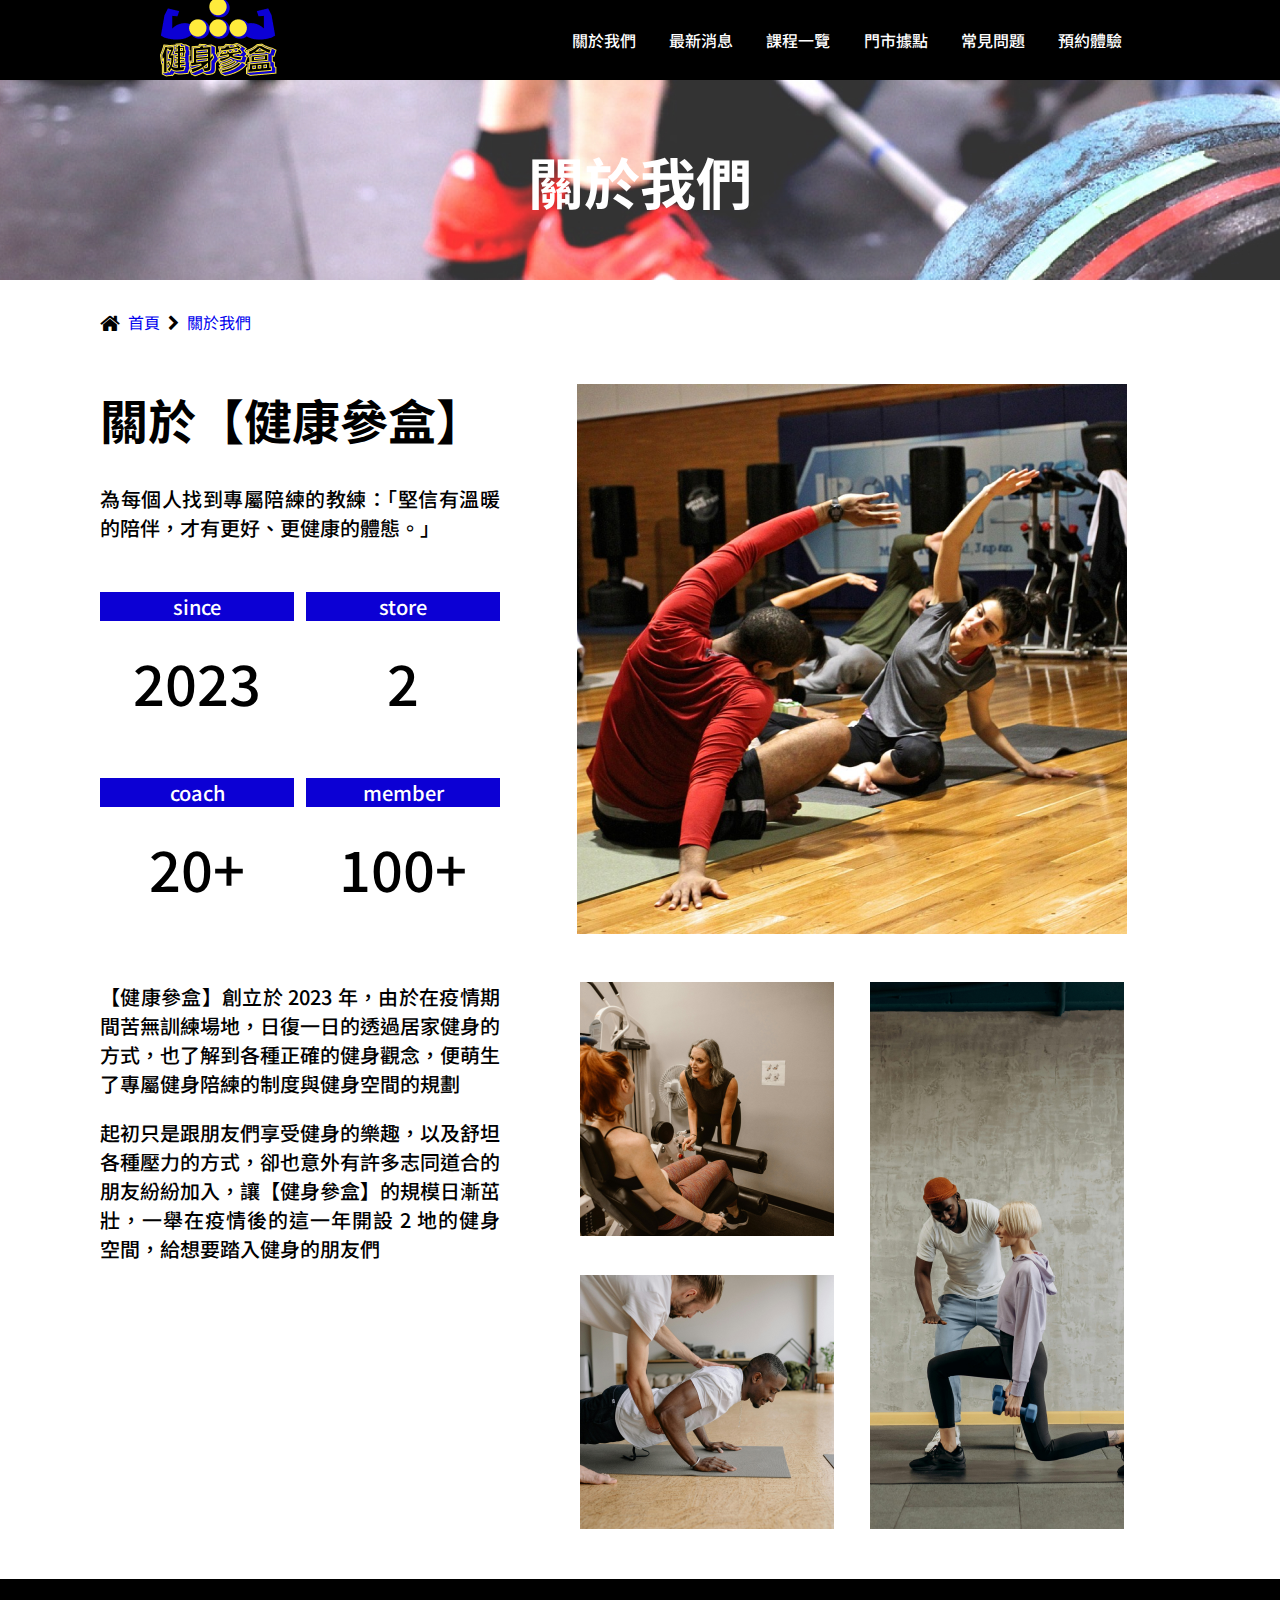
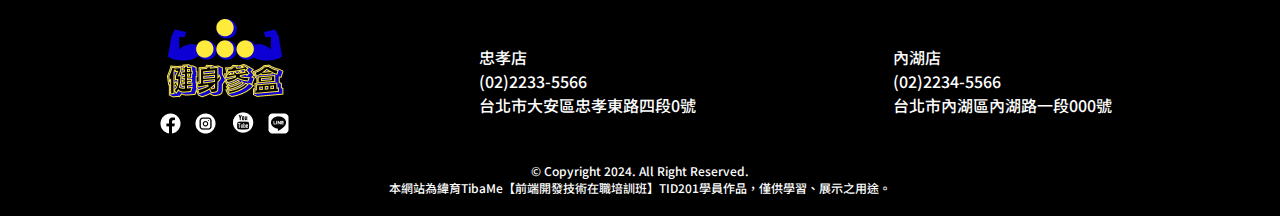
<file: about.html>
<!DOCTYPE html>
<html lang="en">
<head>
    <meta charset="UTF-8">
    <meta name="viewport" content="width=device-width, initial-scale=1.0">
    <title>關於我們</title>

    <link rel="stylesheet" href="./css/style.css">
    <link rel="stylesheet" href="./css/about.css">

    <script src="./js/scripts.js"></script>
    <script src="./js/top.scripts.js"></script>
    <script src="https://cdnjs.cloudflare.com/ajax/libs/jquery/3.7.1/jquery.min.js"></script>

    <!-- 引入 font-awesome -->
    <!-- <link rel="stylesheet" href="https://cdnjs.cloudflare.com/ajax/libs/font-awesome/6.0.0-beta3/css/all.min.css"> -->
    <link rel="stylesheet" href="https://cdnjs.cloudflare.com/ajax/libs/font-awesome/4.7.0/css/font-awesome.min.css">
    
    <!-- 引入 Google Font 字體 : Noto Sans TC, Noto Serif TC, Roboto -->
    <link rel="preconnect" href="https://fonts.googleapis.com">
    <link rel="preconnect" href="https://fonts.gstatic.com" crossorigin>
    <link href="https://fonts.googleapis.com/css2?family=Noto+Sans+TC:wght@100..900&family=Noto+Serif+TC:wght@200..900&family=Roboto:ital,wght@0,300;0,400;0,500;0,700;0,900;1,300;1,400;1,500;1,700;1,900&display=swap" rel="stylesheet">

</head>
<body>
    <header>
        <div class="menu flex">
            <div class="logo"><a href="./index.html"><img src="./img/logo_mb.png" alt=""></a></div>
                <nav>
                    <ul class="navlist flex">
                        <li><a href="./about.html">關於我們</a></li>
                        <li><a href="./article.html">最新消息</a></li>
                        <li><a href="./course.html">課程一覽</a></li>
                        <li><a href="./location.html">門市據點</a></li>
                        <li><a href="./faq.html">常見問題</a></li>
                        <li><a href="./reserve.html">預約體驗</a></li>
                    </ul>
                </nav>
                <div class="hamburger">
                    <span></span>
                    <span></span>
                    <span></span>
                </div>
            </div>
        </div>
    </header>

    <div class="page-banner page-banner-about flex">
        <h1>關於我們</h1>
    </div>

    <div class="breadcrumbList">
        <div class="breadcrumb-container">
          <ul class="breadcrumb flex spaceing-g8">
            <li><i class="fa fa-home fa-lg"></i></li>
            <li><a href="./index.html">首頁</a></li>
            <li><i class="fa fa-chevron-right"></i></li>
            <li><a href="#">關於我們</a></li>
          </ul>
        </div>
    </div>

    <section class="about-content">
        <div class="about-main flex spaceing-g24">
            <div class="about-paragraph">
                <div class="about-title flex">
                    <h2>關於【健康參盒】</h2>
                    <p>為每個人找到專屬陪練的教練：「堅信有溫暖的陪伴，才有更好、更健康的體態。」</p>
                </div>
                <div class="about-item flex spaceing-g36">
                    <div class="flex spaceing-g12">
                        <div class="about-item-text">
                            <p class="about-item-title">since</p>
                            <p class="about-number">2023</p>
                        </div>
                        <div class="about-item-text">
                            <p class="about-item-title">store</p>
                            <p class="about-number">2</p>
                        </div>
                    </div>
                    <div class="flex spaceing-g12">
                        <div class="about-item-text">
                            <p class="about-item-title">coach</p>
                            <p class="about-number">20+</p>
                        </div>
                        <div class="about-item-text">
                            <p class="about-item-title">member</p>
                            <p class="about-number">100+</p>
                        </div>
                    </div>
                </div>
             </div>               
            <div class="about-img flex"><img src="./img/about01.png" alt=""></div>
        </div>
        
        <div class="about-main flex spaceing-g24">
            <div class="about-paragraph">
                <p>【健康參盒】創立於 2023 年，由於在疫情期間苦無訓練場地，日復一日的透過居家健身的方式，也了解到各種正確的健身觀念，便萌生了專屬健身陪練的制度與健身空間的規劃</p>
                <p>起初只是跟朋友們享受健身的樂趣，以及舒坦各種壓力的方式，卻也意外有許多志同道合的朋友紛紛加入，讓【健身參盒】的規模日漸茁壯，一舉在疫情後的這一年開設 2 地的健身空間，給想要踏入健身的朋友們</p>
            </div>
            <div class="about-img flex spaceing-g36">
                <div class="about-img-left flex">
                    <img src="./img/about02.png" alt="">
                    <img src="./img/about03.png" alt="">
                </div>
                <div class="about-img-right flex">
                    <img src="./img/about04.png" alt="">
                </div>
            </div>
        </div>

        
    </section>


    <!-- <div class="goTopBtn">Top</div> -->

    <footer>
        <div class="footer-info">
            <div class="brand flex">
                <div class="logo-footer"><img src="./img/logo_mb.png" alt=""></div>
                <div class="social-icon flex">
                    <a href="https://www.facebook.com/" target="_blank"><img src="./img/icon-fb.png" alt=""></a>
                    <a href="https://www.instagram.com/" target="_blank"><img src="./img/icon-ig.png" alt=""></a>
                    <a href="https://www.youtube.com/" target="_blank"><img src="./img/icon-YT.png" alt=""></a>
                    <a href="https://lin.ee/ceg9Juq" target="_blank"><img src="./img/icon-LINE.png" alt=""></a>
                </div>
            </div>
            <div class="store-1">
                <p>忠孝店</p>
                <p>(02)2233-5566</p>
                <p>台北市大安區忠孝東路四段0號</p>
            </div>
            <div class="store-1">
                <p>內湖店</p>
                <p>(02)2234-5566</p>
                <p>台北市內湖區內湖路一段000號</p>
            </div>
        </div>
        <div class="copyright">
            <p>© Copyright 2024. All Right Reserved.</p>
            <p>本網站為緯育TibaMe【前端開發技術在職培訓班】TID201學員作品，僅供學習、展示之用途。</p>
        </div>
    </footer>

    <script>
        const hamburger = document.querySelector(".hamburger");
        const navlist = document.querySelector(".navlist");
        hamburger.addEventListener("click", () => {
          hamburger.classList.toggle("active");
          navlist.classList.toggle("active");
        });
    </script>
</body>
</html>
</file>
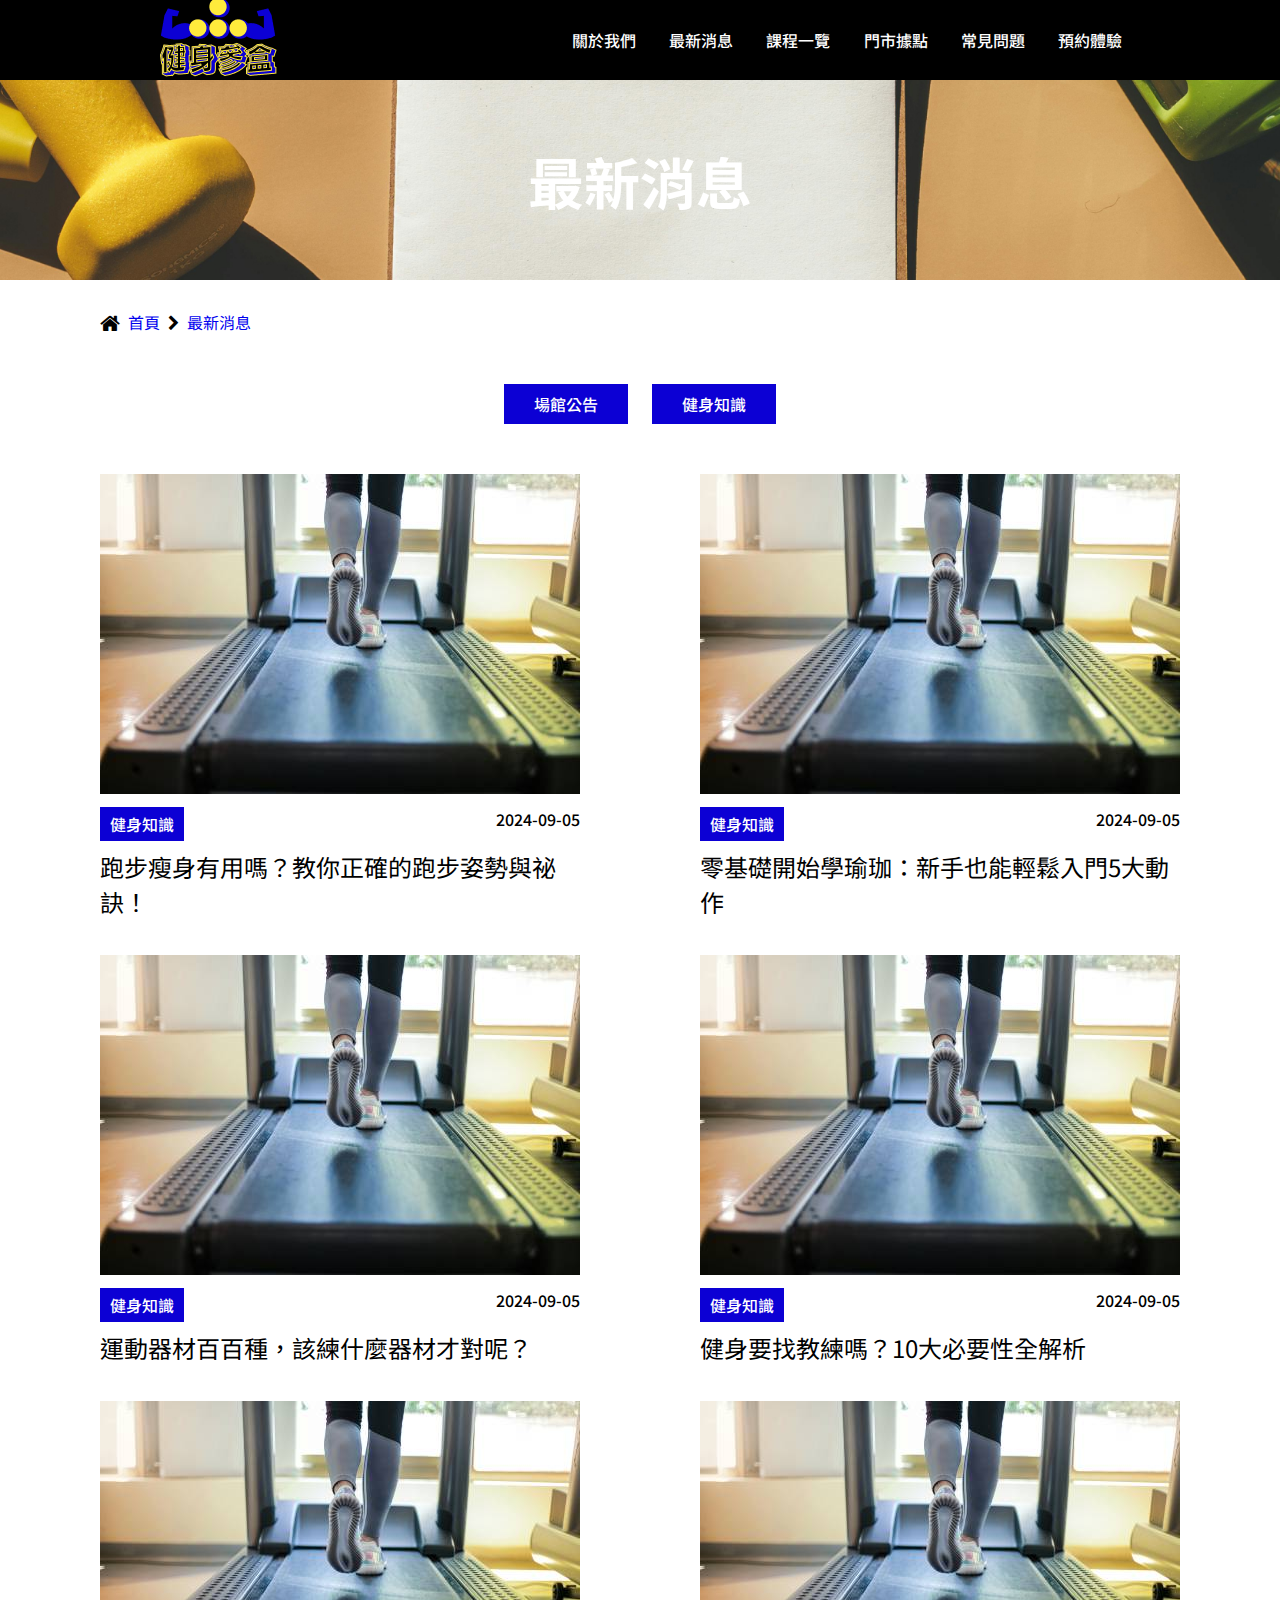
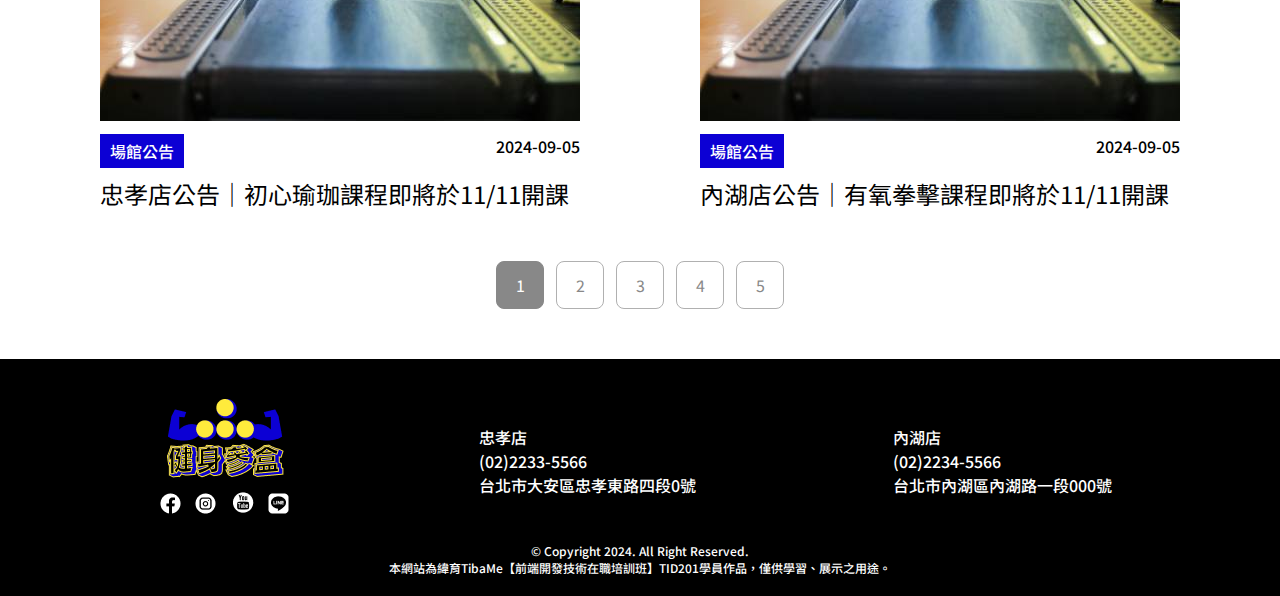
<file: article.html>
<!DOCTYPE html>
<html lang="en">
<head>
    <meta charset="UTF-8">
    <meta name="viewport" content="width=device-width, initial-scale=1.0">
    <meta name="description" content="健身房首選Be Strong">
    <title>最新消息</title>

    <link rel="stylesheet" href="./css/style.css">
    <link rel="stylesheet" href="./css/article.css">

    <script src="./js/scripts.js"></script>
    <script src="./js/top.scripts.js"></script>
    <script src="https://cdnjs.cloudflare.com/ajax/libs/jquery/3.7.1/jquery.min.js"></script>
    
    <!-- 引入 font-awesome -->
    <!-- <link rel="stylesheet" href="https://cdnjs.cloudflare.com/ajax/libs/font-awesome/6.0.0-beta3/css/all.min.css"> -->
    <link rel="stylesheet" href="https://cdnjs.cloudflare.com/ajax/libs/font-awesome/4.7.0/css/font-awesome.min.css">
    
    <!-- 引入 Google Font 字體 : Noto Sans TC, Noto Serif TC, Roboto -->
    <link rel="preconnect" href="https://fonts.googleapis.com">
    <link rel="preconnect" href="https://fonts.gstatic.com" crossorigin>
    <link href="https://fonts.googleapis.com/css2?family=Noto+Sans+TC:wght@100..900&family=Noto+Serif+TC:wght@200..900&family=Roboto:ital,wght@0,300;0,400;0,500;0,700;0,900;1,300;1,400;1,500;1,700;1,900&display=swap" rel="stylesheet">

</head>
<body>
    <header>
        <div class="menu flex">
            <div class="logo"><a href="./index.html"><img src="./img/logo_mb.png" alt=""></a></div>
                <nav>
                    <ul class="navlist flex">
                        <li><a href="./about.html">關於我們</a></li>
                        <li><a href="./article.html">最新消息</a></li>
                        <li><a href="./course.html">課程一覽</a></li>
                        <li><a href="./location.html">門市據點</a></li>
                        <li><a href="./faq.html">常見問題</a></li>
                        <li><a href="./reserve.html">預約體驗</a></li>
                    </ul>
                </nav>
                <div class="hamburger">
                    <span></span>
                    <span></span>
                    <span></span>
                </div>
            </div>
        </div>
    </header>

    <div class="page-banner page-banner-article flex">
        <h1>最新消息</h1>
    </div>

    <div class="breadcrumbList">
        <div class="breadcrumb-container">
          <ul class="breadcrumb flex spaceing-g8">
            <li><i class="fa fa-home fa-lg"></i></li>
            <li><a href="./index.html">首頁</a></li>
            <li><i class="fa fa-chevron-right"></i></li>
            <li><a href="#">最新消息</a></li>
          </ul>
        </div>
    </div>

    <section class="category-list">
        <div class="category-item flex spaceing-g24">
            <p class="btn-category">場館公告</p>
            <p class="btn-category">健身知識</p>
        </div>
    </section>

    <section class="article-main">
        <div class="article-main-list flex spaceing-g36">
            <div class="article-info flex spaceing-g8">
                <div class="article-img"><img src="./img/article-info-01.jpg" alt=""></div>
                <div class="article-addition flex">
                    <p class="article-category">健身知識</p>
                    <p class="article-time">2024-09-05</p>
                </div>
                <div class="article-title">跑步瘦身有用嗎？教你正確的跑步姿勢與祕訣！</div>
            </div>
            <div class="article-info flex spaceing-g8">
                    <div class="article-img"><img src="./img/article-info-01.jpg" alt=""></div>
                    <div class="article-addition flex">
                        <p class="article-category">健身知識</p>
                        <p class="article-time">2024-09-05</p>
                    </div>
                    <div class="article-title">零基礎開始學瑜珈：新手也能輕鬆入門5大動作</div>
            </div>
            <div class="article-info flex spaceing-g8">
                <div class="article-img"><img src="./img/article-info-01.jpg" alt=""></div>
                <div class="article-addition flex">
                    <p class="article-category">健身知識</p>
                    <p class="article-time">2024-09-05</p>
                </div>
                <div class="article-title">運動器材百百種，該練什麼器材才對呢？</div>
            </div>
            <div class="article-info flex spaceing-g8">
                <div class="article-img"><img src="./img/article-info-01.jpg" alt=""></div>
                <div class="article-addition flex">
                    <p class="article-category">健身知識</p>
                    <p class="article-time">2024-09-05</p>
                </div>
                <div class="article-title">健身要找教練嗎？10大必要性全解析</div>
            </div>
            <div class="article-info flex spaceing-g8">
                <div class="article-img"><img src="./img/article-info-01.jpg" alt=""></div>
                <div class="article-addition flex">
                    <p class="article-category">場館公告</p>
                    <p class="article-time">2024-09-05</p>
                </div>
                <div class="article-title">忠孝店公告｜初心瑜珈課程即將於11/11開課</div>
            </div>
            <div class="article-info flex spaceing-g8">
                <div class="article-img"><img src="./img/article-info-01.jpg" alt=""></div>
                <div class="article-addition flex">
                    <p class="article-category">場館公告</p>
                    <p class="article-time">2024-09-05</p>
                </div>
                <div class="article-title">內湖店公告｜有氧拳擊課程即將於11/11開課</div>
            </div>
        </div>
    </section>



    <section class="page-box">
        <div class="page-box-list flex spaceing-g12">
            <div class="btn-page-number btn-page-number-clicked">1</div>
            <div class="btn-page-number btn-page-number-none">2</div>
            <div class="btn-page-number btn-page-number-none">3</div>
            <div class="btn-page-number btn-page-number-none">4</div>
            <div class="btn-page-number btn-page-number-none">5</div>

        </div>
    </section>

    <footer>
        <div class="footer-info">
            <div class="brand flex">
                <div class="logo-footer"><img src="./img/logo_mb.png" alt=""></div>
                <div class="social-icon flex">
                    <a href="https://www.facebook.com/" target="_blank"><img src="./img/icon-fb.png" alt=""></a>
                    <a href="https://www.instagram.com/" target="_blank"><img src="./img/icon-ig.png" alt=""></a>
                    <a href="https://www.youtube.com/" target="_blank"><img src="./img/icon-YT.png" alt=""></a>
                    <a href="https://lin.ee/ceg9Juq" target="_blank"><img src="./img/icon-LINE.png" alt=""></a>
                </div>
            </div>
            <div class="store-1">
                <p>忠孝店</p>
                <p>(02)2233-5566</p>
                <p>台北市大安區忠孝東路四段0號</p>
            </div>
            <div class="store-1">
                <p>內湖店</p>
                <p>(02)2234-5566</p>
                <p>台北市內湖區內湖路一段000號</p>
            </div>
        </div>
        <div class="copyright">
            <p>© Copyright 2024. All Right Reserved.</p>
            <p>本網站為緯育TibaMe【前端開發技術在職培訓班】TID201學員作品，僅供學習、展示之用途。</p>
        </div>
    </footer>

    <script>
        const hamburger = document.querySelector(".hamburger");
        const navlist = document.querySelector(".navlist");
        hamburger.addEventListener("click", () => {
          hamburger.classList.toggle("active");
          navlist.classList.toggle("active");
        });
    </script>

</body>
</html>
</file>
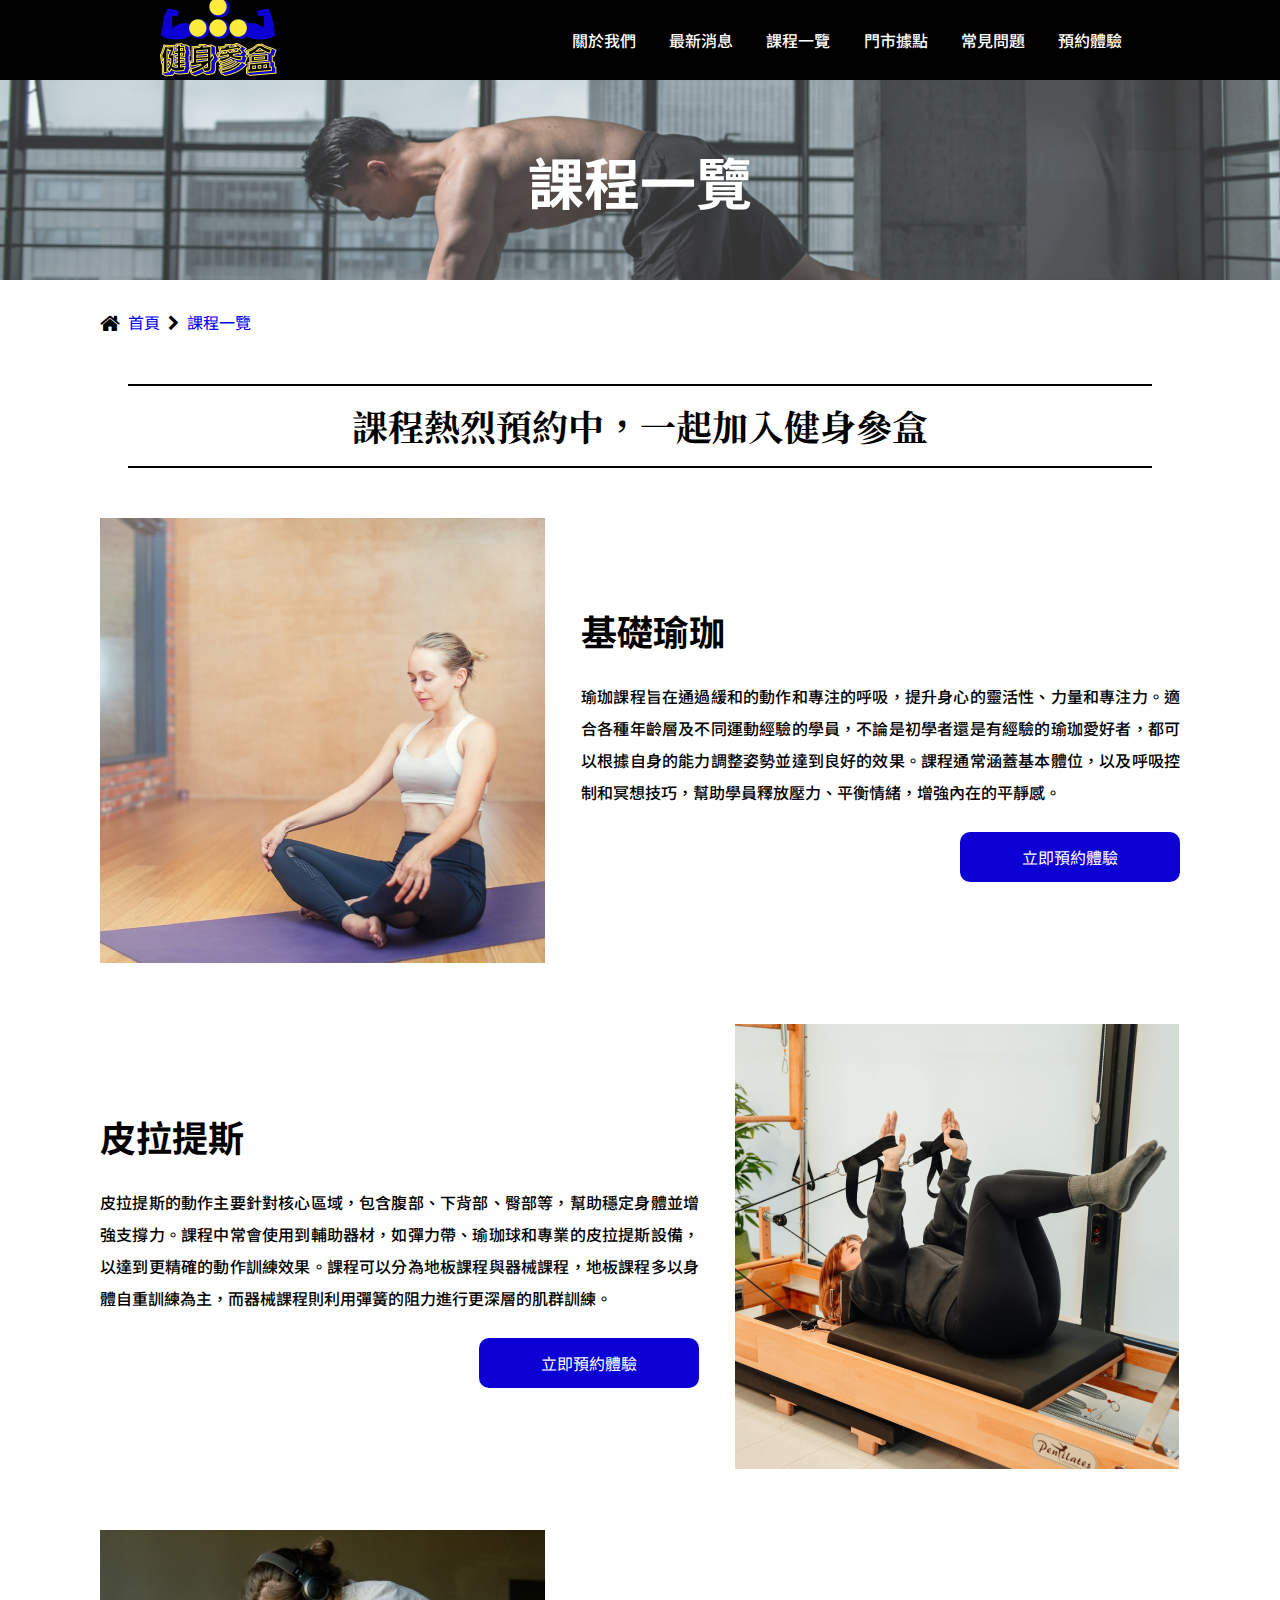
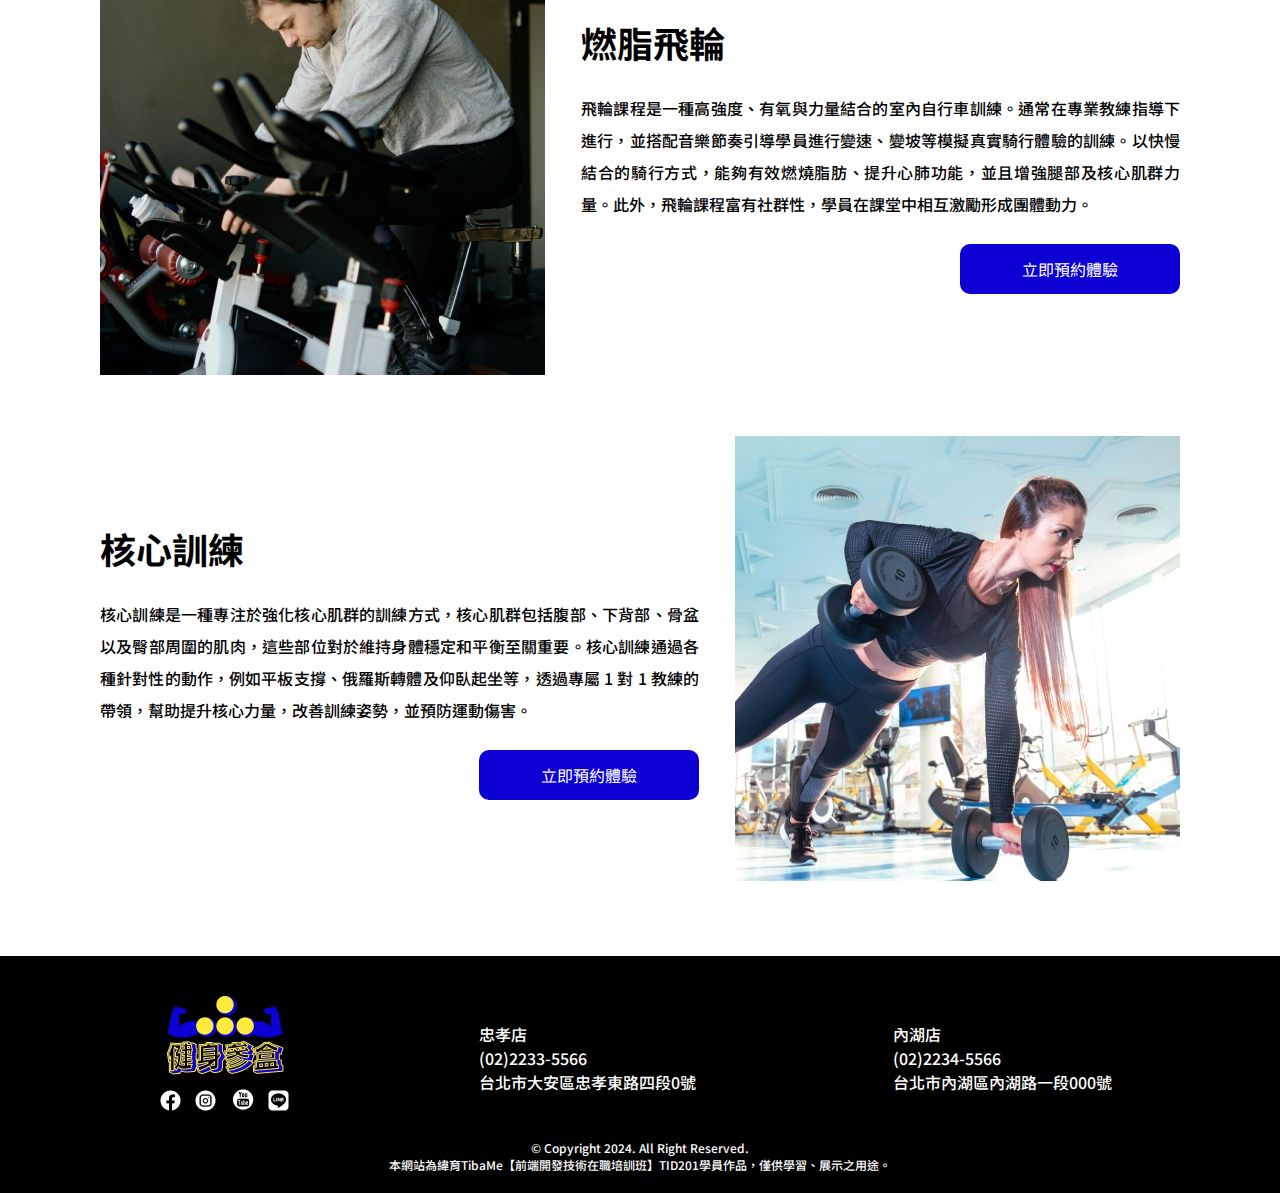
<file: course.html>
<!DOCTYPE html>
<html lang="en">
<head>
    <meta charset="UTF-8">
    <meta name="viewport" content="width=device-width, initial-scale=1.0">
    <meta name="description" content="課程一覽">
    <title>課程一覽</title>

    <link rel="stylesheet" href="./css/style.css">
    <link rel="stylesheet" href="./css/course.css">

    <script src="./js/scripts.js"></script>
    <script src="./js/top.scripts.js"></script>
    <script src="https://cdnjs.cloudflare.com/ajax/libs/jquery/3.7.1/jquery.min.js"></script>
    
    <!-- 引入 font-awesome -->
    <!-- <link rel="stylesheet" href="https://cdnjs.cloudflare.com/ajax/libs/font-awesome/6.0.0-beta3/css/all.min.css"> -->
    <link rel="stylesheet" href="https://cdnjs.cloudflare.com/ajax/libs/font-awesome/4.7.0/css/font-awesome.min.css">
    
    <!-- 引入 Google Font 字體 : Noto Sans TC, Noto Serif TC, Roboto -->
    <link rel="preconnect" href="https://fonts.googleapis.com">
    <link rel="preconnect" href="https://fonts.gstatic.com" crossorigin>
    <link href="https://fonts.googleapis.com/css2?family=Noto+Sans+TC:wght@100..900&family=Noto+Serif+TC:wght@200..900&family=Roboto:ital,wght@0,300;0,400;0,500;0,700;0,900;1,300;1,400;1,500;1,700;1,900&display=swap" rel="stylesheet">

</head>
<body>
    <header>
        <div class="menu flex">
            <div class="logo"><a href="./index.html"><img src="./img/logo_mb.png" alt=""></a></div>
                <nav>
                    <ul class="navlist flex">
                        <li><a href="./about.html">關於我們</a></li>
                        <li><a href="./article.html">最新消息</a></li>
                        <li><a href="./course.html">課程一覽</a></li>
                        <li><a href="./location.html">門市據點</a></li>
                        <li><a href="./faq.html">常見問題</a></li>
                        <li><a href="./reserve.html">預約體驗</a></li>
                    </ul>
                </nav>
                <div class="hamburger">
                    <span></span>
                    <span></span>
                    <span></span>
                </div>
            </div>
        </div>
    </header>

    <div class="page-banner page-banner-course flex">
        <h1>課程一覽</h1>
    </div>

    <div class="breadcrumbList">
        <div class="breadcrumb-container">
          <ul class="breadcrumb flex spaceing-g8">
            <li><i class="fa fa-home fa-lg"></i></li>
            <li><a href="./index.html">首頁</a></li>
            <li><i class="fa fa-chevron-right"></i></li>
            <li><a href="#">課程一覽</a></li>
          </ul>
        </div>
    </div>

    
    <section class="foreword">
        <hr>
        <h2>課程熱烈預約中，一起加入健身參盒</h2>
        <hr>
    </section>

    <section class="course-main">
        <div class="course-item-list flex spaceing-g36">
            <div class="course-item flex spaceing-g36">
                <div class="course-page-img"><img src="./img/course-img01.jpg" alt=""></div>
                <div class="course-text flex spaceing-g24">
                    <h2>基礎瑜珈</h2>
                    <p>瑜珈課程旨在通過緩和的動作和專注的呼吸，提升身心的靈活性、力量和專注力。適合各種年齡層及不同運動經驗的學員，不論是初學者還是有經驗的瑜珈愛好者，都可以根據自身的能力調整姿勢並達到良好的效果。課程通常涵蓋基本體位，以及呼吸控制和冥想技巧，幫助學員釋放壓力、平衡情緒，增強內在的平靜感。</p>
                    <div class="btn-course flex">
                        <a class="btn-course-reserve" href="./reserve.html" target="_blank">立即預約體驗</a>
                    </div>
                </div>
            </div>
            <div class="course-item flex spaceing-g36 course-item-re">
                <div class="course-text flex spaceing-g24">
                    <h2>皮拉提斯</h2>
                    <p>皮拉提斯的動作主要針對核心區域，包含腹部、下背部、臀部等，幫助穩定身體並增強支撐力。課程中常會使用到輔助器材，如彈力帶、瑜珈球和專業的皮拉提斯設備，以達到更精確的動作訓練效果。課程可以分為地板課程與器械課程，地板課程多以身體自重訓練為主，而器械課程則利用彈簧的阻力進行更深層的肌群訓練。</p>
                    <div class="btn-course flex">
                        <a class="btn-course-reserve" href="./reserve.html" target="_blank">立即預約體驗</a>
                    </div>
                </div>
                <div class="course-page-img"><img src="./img/course-img02.jpg" alt=""></div>
            </div>
            <div class="course-item flex spaceing-g36">
                <div class="course-page-img"><img src="./img/course-img03.jpg" alt=""></div>
                <div class="course-text spaceing-g24">
                    <h2>燃脂飛輪</h2>
                    <p>飛輪課程是一種高強度、有氧與力量結合的室內自行車訓練。通常在專業教練指導下進行，並搭配音樂節奏引導學員進行變速、變坡等模擬真實騎行體驗的訓練。以快慢結合的騎行方式，能夠有效燃燒脂肪、提升心肺功能，並且增強腿部及核心肌群力量。此外，飛輪課程富有社群性，學員在課堂中相互激勵形成團體動力。</p>
                    <div class="btn-course flex">
                        <a class="btn-course-reserve" href="./reserve.html" target="_blank">立即預約體驗</a>
                    </div>
                </div>
            </div>
            <div class="course-item flex spaceing-g36 course-item-re">
                <div class="course-text flex spaceing-g24">
                    <h2>核心訓練</h2>
                    <p>核心訓練是一種專注於強化核心肌群的訓練方式，核心肌群包括腹部、下背部、骨盆以及臀部周圍的肌肉，這些部位對於維持身體穩定和平衡至關重要。核心訓練通過各種針對性的動作，例如平板支撐、俄羅斯轉體及仰臥起坐等，透過專屬 1 對 1 教練的帶領，幫助提升核心力量，改善訓練姿勢，並預防運動傷害。</p>
                    <div class="btn-course flex">
                        <a class="btn-course-reserve" href="./reserve.html" target="_blank">立即預約體驗</a>
                    </div>
                </div>
                <div class="course-page-img"><img src="./img/course-img04.jpg" alt=""></div>
            </div>
        </div>
    </section>


    <!-- <section class="curriculum">
        <div class="curriculum-list flex">
            <div class="curriculum-name flex spaceing-g24">
                <h2>健身參盒curriculum</h2>
                <div class="curriculum-month-select flex spaceing-g12">
                    <p>10月份</p>
                    <div class="rotate-90"><img src="./img/icon-arrow-white.png" alt=""width="12"></div>
                </div>
            </div>
            <div class="curriculum-week-select flex  spaceing-g24">
                <div class="rotate-180"><img src="./img/icon-arrow-black.png" alt="" width="12"></div>
                <p>10/06-10/12</p>
                <div><img src="./img/icon-arrow-black.png" alt="" width="12"></div>
            </div>
        </div>
        <div class="curriculum-table">
            <table>
                <thead>
                    <tbody>
                        <tr>
                            <td class="time"></td>
                            <td class="week-list">SUN</td>
                            <td class="week-list">MON</td>
                            <td class="week-list">TUE</td>
                            <td class="week-list">WED</td>
                            <td class="week-list">THU</td>
                            <td class="week-list">FRI</td>
                            <td class="week-list">SAT</td>
                        </tr>
                        <tr>
                            <td class="time" rowspan="2">早上</td>
                            <td></td>
                            <td></td>
                            <td></td>
                            <td></td>
                            <td></td>
                            <td></td>
                            <td></td>
                        </tr>
                        <tr>
                            <td>B-111課程</td>
                            <td></td>
                            <td></td>
                            <td></td>
                            <td></td>
                            <td></td>
                            <td></td>
                        </tr>
                        <tr>
                            <td class="time" rowspan="2">下午</td>
                            <td></td>
                            <td></td>
                            <td></td>
                            <td></td>
                            <td></td>
                            <td></td>
                            <td></td>
                        </tr>
                        <tr>
                            <td></td>
                            <td></td>
                            <td></td>
                            <td></td>
                            <td></td>
                            <td></td>
                            <td></td>
                        </tr>
                        <tr>
                            <td class="time" rowspan="2">晚上</td>
                            <td></td>
                            <td></td>
                            <td></td>
                            <td></td>
                            <td></td>
                            <td></td>
                            <td></td>
                        </tr>
                        <tr>
                            <td></td>
                            <td></td>
                            <td></td>
                            <td></td>
                            <td></td>
                            <td></td>
                            <td></td>
                        </tr>
                    </tbody>
                </thead>
            </table>
        </div>

    </section> -->

    <footer>
        <div class="footer-info">
            <div class="brand flex">
                <div class="logo-footer"><img src="./img/logo_mb.png" alt=""></div>
                <div class="social-icon flex">
                    <a href="https://www.facebook.com/" target="_blank"><img src="./img/icon-fb.png" alt=""></a>
                    <a href="https://www.instagram.com/" target="_blank"><img src="./img/icon-ig.png" alt=""></a>
                    <a href="https://www.youtube.com/" target="_blank"><img src="./img/icon-YT.png" alt=""></a>
                    <a href="https://lin.ee/ceg9Juq" target="_blank"><img src="./img/icon-LINE.png" alt=""></a>
                </div>
            </div>
            <div class="store-1">
                <p>忠孝店</p>
                <p>(02)2233-5566</p>
                <p>台北市大安區忠孝東路四段0號</p>
            </div>
            <div class="store-1">
                <p>內湖店</p>
                <p>(02)2234-5566</p>
                <p>台北市內湖區內湖路一段000號</p>
            </div>
        </div>
        <div class="copyright">
            <p>© Copyright 2024. All Right Reserved.</p>
            <p>本網站為緯育TibaMe【前端開發技術在職培訓班】TID201學員作品，僅供學習、展示之用途。</p>
        </div>
    </footer>

    <script>
        const hamburger = document.querySelector(".hamburger");
        const navlist = document.querySelector(".navlist");
        hamburger.addEventListener("click", () => {
          hamburger.classList.toggle("active");
          navlist.classList.toggle("active");
        });
    </script>
</body>
</html>
</file>
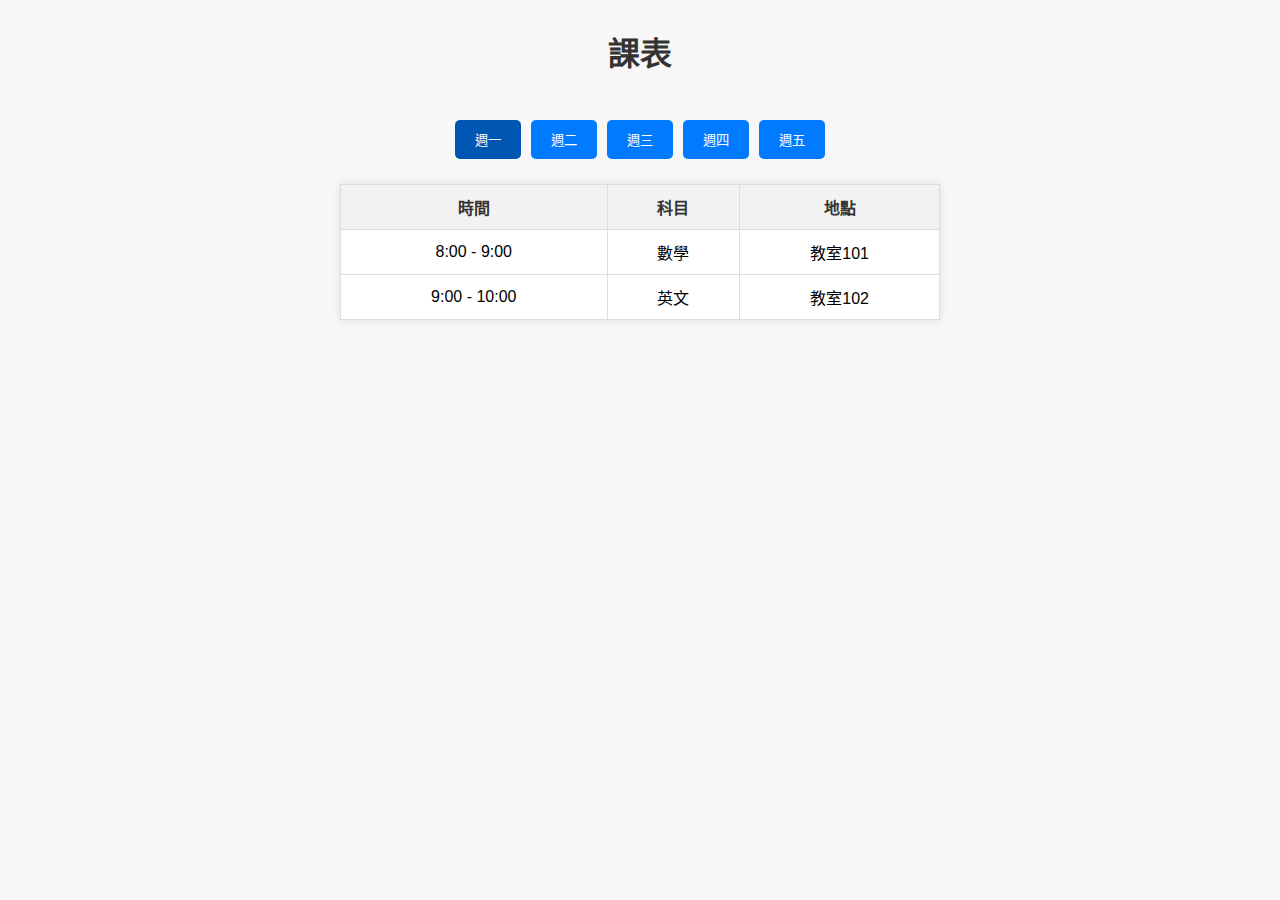
<file: example.html>
<!DOCTYPE html>
<html lang="zh-TW">
<head>
  <meta charset="UTF-8">
  <meta name="viewport" content="width=device-width, initial-scale=1.0">
  <title>課表</title>
  <style>
    body {
      font-family: Arial, sans-serif;
      display: flex;
      flex-direction: column;
      align-items: center;
      background-color: #f7f7f7;
    }

    h1 {
      margin-top: 20px;
      color: #333;
    }

    .weekdays {
      display: flex;
      justify-content: center;
      margin-top: 20px;
    }

    .day-btn {
      margin: 5px;
      padding: 10px 20px;
      cursor: pointer;
      border: none;
      background-color: #007BFF;
      color: white;
      border-radius: 5px;
    }

    .day-btn.active {
      background-color: #0056b3;
    }

    .schedule {
      margin-top: 20px;
      width: 80%;
      max-width: 600px;
      background-color: white;
      border-radius: 5px;
      box-shadow: 0px 0px 10px rgba(0, 0, 0, 0.1);
    }

    table {
      width: 100%;
      border-collapse: collapse;
    }

    th, td {
      padding: 10px;
      border: 1px solid #ddd;
      text-align: center;
    }

    th {
      background-color: #f2f2f2;
      color: #333;
    }

    .hidden {
      display: none;
    }
  </style>
</head>
<body>

  <h1>課表</h1>

  <div class="weekdays">
    <button class="day-btn active" onclick="showSchedule('monday')">週一</button>
    <button class="day-btn" onclick="showSchedule('tuesday')">週二</button>
    <button class="day-btn" onclick="showSchedule('wednesday')">週三</button>
    <button class="day-btn" onclick="showSchedule('thursday')">週四</button>
    <button class="day-btn" onclick="showSchedule('friday')">週五</button>
  </div>

  <div class="schedule">
    <table>
      <thead>
        <tr>
          <th>時間</th>
          <th>科目</th>
          <th>地點</th>
        </tr>
      </thead>
      <tbody id="monday" class="schedule-content">
        <tr><td>8:00 - 9:00</td><td>數學</td><td>教室101</td></tr>
        <tr><td>9:00 - 10:00</td><td>英文</td><td>教室102</td></tr>
      </tbody>
      <tbody id="tuesday" class="schedule-content hidden">
        <tr><td>8:00 - 9:00</td><td>科學</td><td>教室201</td></tr>
        <tr><td>9:00 - 10:00</td><td>歷史</td><td>教室202</td></tr>
      </tbody>
      <tbody id="wednesday" class="schedule-content hidden">
        <tr><td>8:00 - 9:00</td><td>地理</td><td>教室301</td></tr>
        <tr><td>9:00 - 10:00</td><td>體育</td><td>體育館</td></tr>
      </tbody>
      <tbody id="thursday" class="schedule-content hidden">
        <tr><td>8:00 - 9:00</td><td>美術</td><td>教室401</td></tr>
        <tr><td>9:00 - 10:00</td><td>音樂</td><td>教室402</td></tr>
      </tbody>
      <tbody id="friday" class="schedule-content hidden">
        <tr><td>8:00 - 9:00</td><td>物理</td><td>教室501</td></tr>
        <tr><td>9:00 - 10:00</td><td>化學</td><td>教室502</td></tr>
      </tbody>
    </table>
  </div>

  <script>
    function showSchedule(day) {
      // 隱藏所有天數的課表
      document.querySelectorAll('.schedule-content').forEach(content => {
        content.classList.add('hidden');
      });

      // 顯示所選的課表
      document.getElementById(day).classList.remove('hidden');

      // 更新按鈕樣式
      document.querySelectorAll('.day-btn').forEach(btn => {
        btn.classList.remove('active');
      });
      event.target.classList.add('active');
    }
  </script>

</body>
</html>
</file>
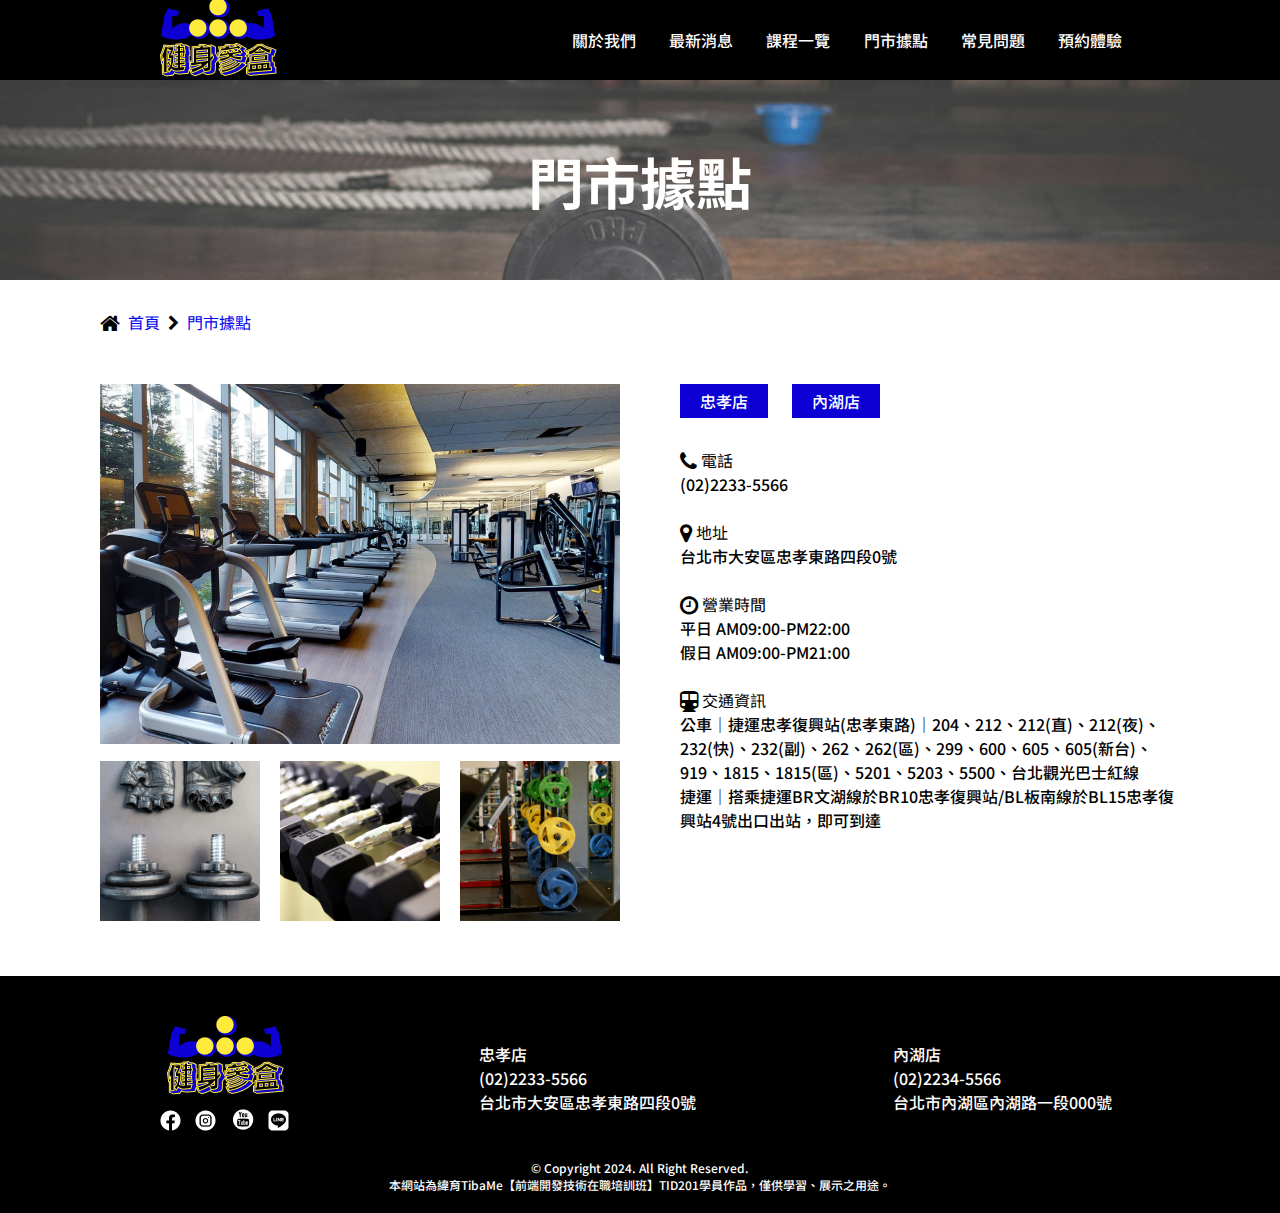
<file: location.html>
<!DOCTYPE html>
<html lang="en">
<head>
    <meta charset="UTF-8">
    <meta name="viewport" content="width=device-width, initial-scale=1.0">
    <meta name="description" content="健身房首選Be Strong">
    <title>場館據點</title>

    <link rel="stylesheet" href="./css/style.css">
    <link rel="stylesheet" href="./css/location.css">

    <script src="./js/scripts.js"></script>
    <script src="./js/top.scripts.js"></script>
    <script src="https://cdnjs.cloudflare.com/ajax/libs/jquery/3.7.1/jquery.min.js"></script>
    
    <!-- 引入 font-awesome -->
    <!-- <link rel="stylesheet" href="https://cdnjs.cloudflare.com/ajax/libs/font-awesome/6.0.0-beta3/css/all.min.css"> -->
    <link rel="stylesheet" href="https://cdnjs.cloudflare.com/ajax/libs/font-awesome/4.7.0/css/font-awesome.min.css">
    
    <!-- 引入 Google Font 字體 : Noto Sans TC, Noto Serif TC, Roboto -->
    <link rel="preconnect" href="https://fonts.googleapis.com">
    <link rel="preconnect" href="https://fonts.gstatic.com" crossorigin>
    <link href="https://fonts.googleapis.com/css2?family=Noto+Sans+TC:wght@100..900&family=Noto+Serif+TC:wght@200..900&family=Roboto:ital,wght@0,300;0,400;0,500;0,700;0,900;1,300;1,400;1,500;1,700;1,900&display=swap" rel="stylesheet">


</head>
<body>
    <header>
        <div class="menu flex">
            <div class="logo"><a href="./index.html"><img src="./img/logo_mb.png" alt=""></a></div>
                <nav>
                    <ul class="navlist flex">
                        <li><a href="./about.html">關於我們</a></li>
                        <li><a href="./article.html">最新消息</a></li>
                        <li><a href="./course.html">課程一覽</a></li>
                        <li><a href="./location.html">門市據點</a></li>
                        <li><a href="./faq.html">常見問題</a></li>
                        <li><a href="./reserve.html">預約體驗</a></li>
                    </ul>
                </nav>
                <div class="hamburger">
                    <span></span>
                    <span></span>
                    <span></span>
                </div>
            </div>
        </div>
    </header>

    <div class="page-banner page-banner-location flex">
        <h1>門市據點</h1>
    </div>

    <div class="breadcrumbList">
        <div class="breadcrumb-container">
          <ul class="breadcrumb flex spaceing-g8">
            <li><i class="fa fa-home fa-lg"></i></li>
            <li><a href="./index.html">首頁</a></li>
            <li><i class="fa fa-chevron-right"></i></li>
            <li><a href="#">門市據點</a></li>
          </ul>
        </div>
    </div>

    <section>
        <div class="location-info flex spaceing-g36">
            <div class="location-img flex spaceing-g12">
                <div class="location-img-top"><img src="./img/location-img1-01.jpg" alt=""></div>
                <div class="location-img-bottom flex spaceing-g8">
                    <div class="location-img-item"><img src="./img/location-img1-02.jpg" alt=""></div>
                    <div class="location-img-item"><img src="./img/location-img1-03.jpg" alt=""></div>
                    <div class="location-img-item"><img src="./img/location-img1-04.jpg" alt=""></div>
                </div>
            </div>
            <div class="location-main">
                <div class="location-store">
                    <div class="location-name flex spaceing-g24">
                        <p>忠孝店</p>
                        <p>內湖店</p>
                    </div>
                    <div class="location-text flex spaceing-g24">
                        <div class="info-list">
                            <i class="fa fa-phone fa-lg"></i> 電話
                            <p class="info-list-item">(02)2233-5566</p>
                        </div>
                        <div class="info-list">
                            <i class="fa fa-map-marker fa-lg"></i> 地址
                            <p class="info-list-item">台北市大安區忠孝東路四段0號</p>
                        </div>
                        <div class="info-list">
                            <i class="fa fa-clock-o fa-lg"></i> 營業時間
                            <p class="info-list-item">平日 AM09:00-PM22:00<br>假日 AM09:00-PM21:00</p>
                        </div>
                        <div class="info-list">
                            <i class="fa fa-subway fa-lg"></i> 交通資訊
                            <p class="info-list-item">公車｜捷運忠孝復興站(忠孝東路)｜204、212、212(直)、212(夜)、232(快)、232(副)、262、262(區)、299、600、605、605(新台)、919、1815、1815(區)、5201、5203、5500、台北觀光巴士紅線</p>
                            <p class="info-list-item">捷運｜搭乘捷運BR文湖線於BR10忠孝復興站/BL板南線於BL15忠孝復興站4號出口出站，即可到達</p>
                        </div>
                        
                    </div>
                </div>
            </div>
        </div>

    </section>

    <footer>
        <div class="footer-info">
            <div class="brand flex">
                <div class="logo-footer"><img src="./img/logo_mb.png" alt=""></div>
                <div class="social-icon flex">
                    <a href="https://www.facebook.com/" target="_blank"><img src="./img/icon-fb.png" alt=""></a>
                    <a href="https://www.instagram.com/" target="_blank"><img src="./img/icon-ig.png" alt=""></a>
                    <a href="https://www.youtube.com/" target="_blank"><img src="./img/icon-YT.png" alt=""></a>
                    <a href="https://lin.ee/ceg9Juq" target="_blank"><img src="./img/icon-LINE.png" alt=""></a>
                </div>
            </div>
            <div class="store-1">
                <p>忠孝店</p>
                <p>(02)2233-5566</p>
                <p>台北市大安區忠孝東路四段0號</p>
            </div>
            <div class="store-1">
                <p>內湖店</p>
                <p>(02)2234-5566</p>
                <p>台北市內湖區內湖路一段000號</p>
            </div>
        </div>
        <div class="copyright">
            <p>© Copyright 2024. All Right Reserved.</p>
            <p>本網站為緯育TibaMe【前端開發技術在職培訓班】TID201學員作品，僅供學習、展示之用途。</p>
        </div>
    </footer>
    <script>
        const hamburger = document.querySelector(".hamburger");
        const navlist = document.querySelector(".navlist");
        hamburger.addEventListener("click", () => {
          hamburger.classList.toggle("active");
          navlist.classList.toggle("active");
        });
    </script>
</body>
</html>
</file>
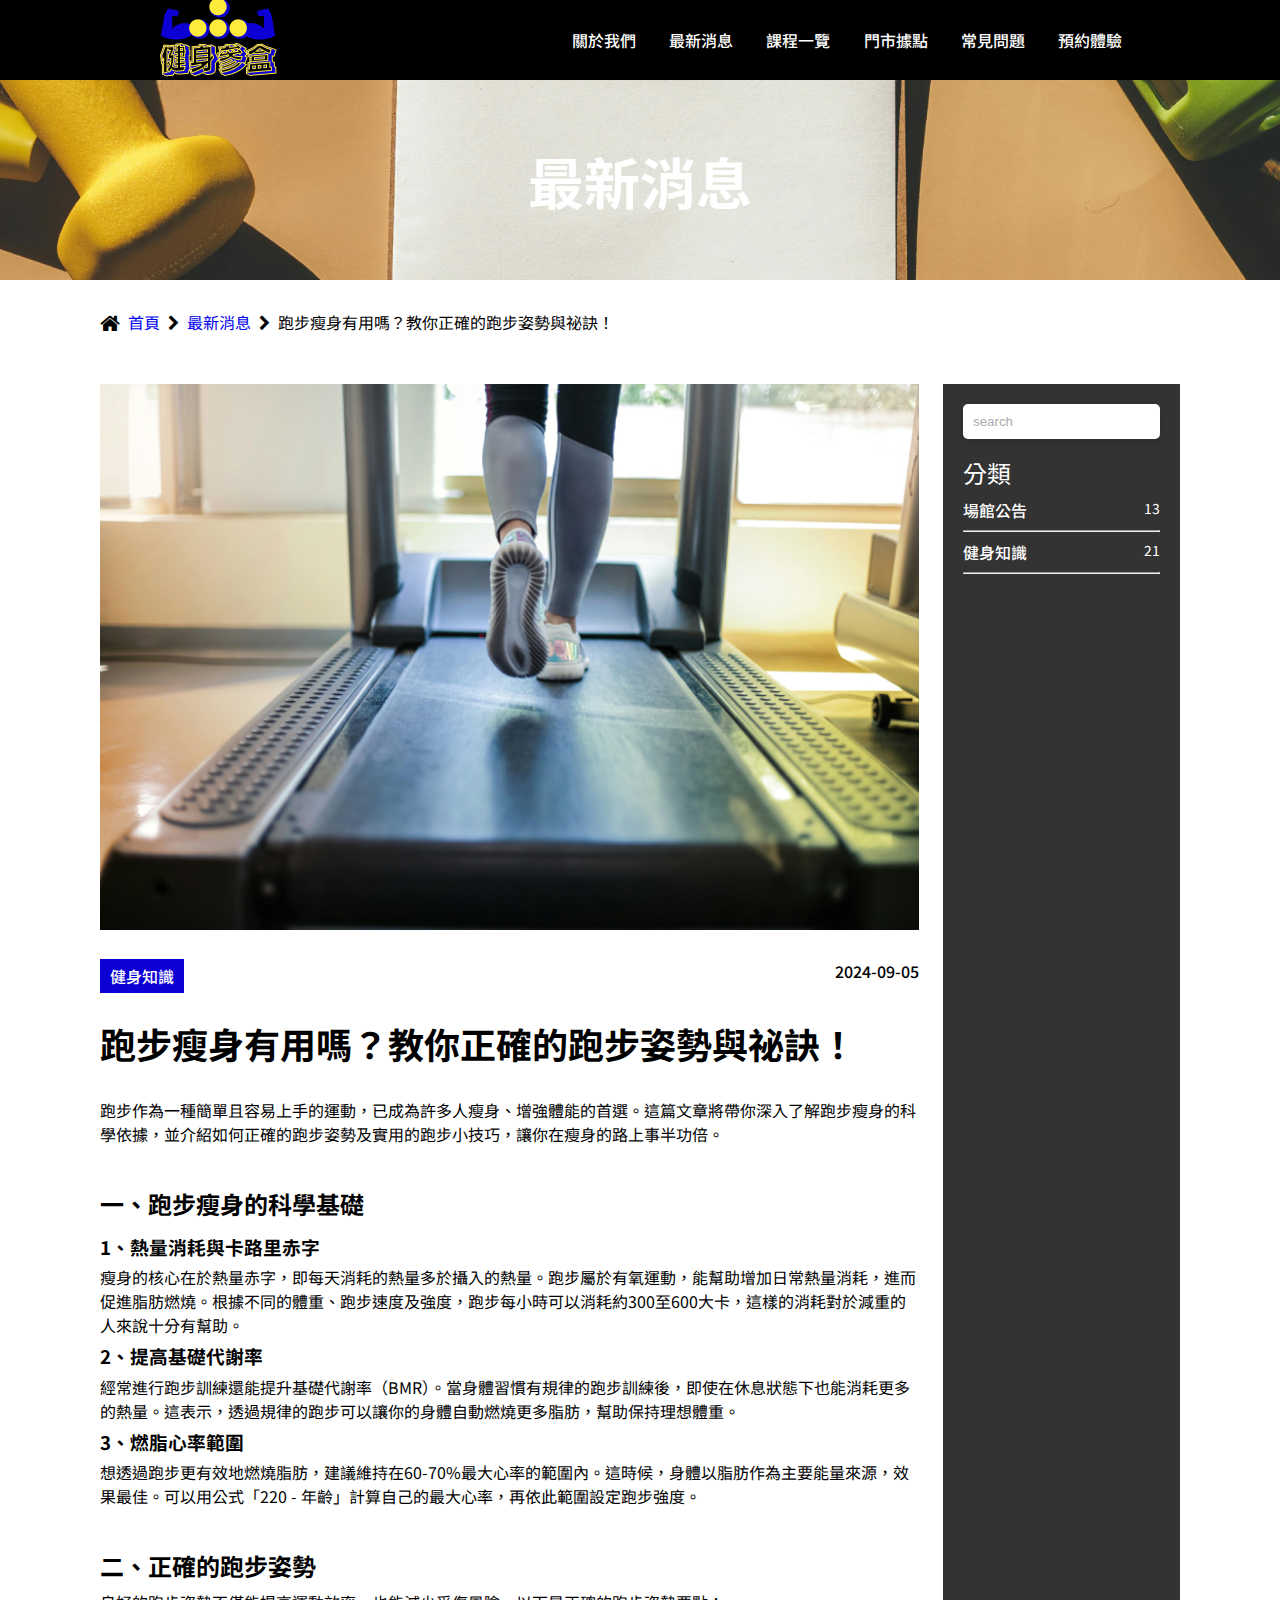
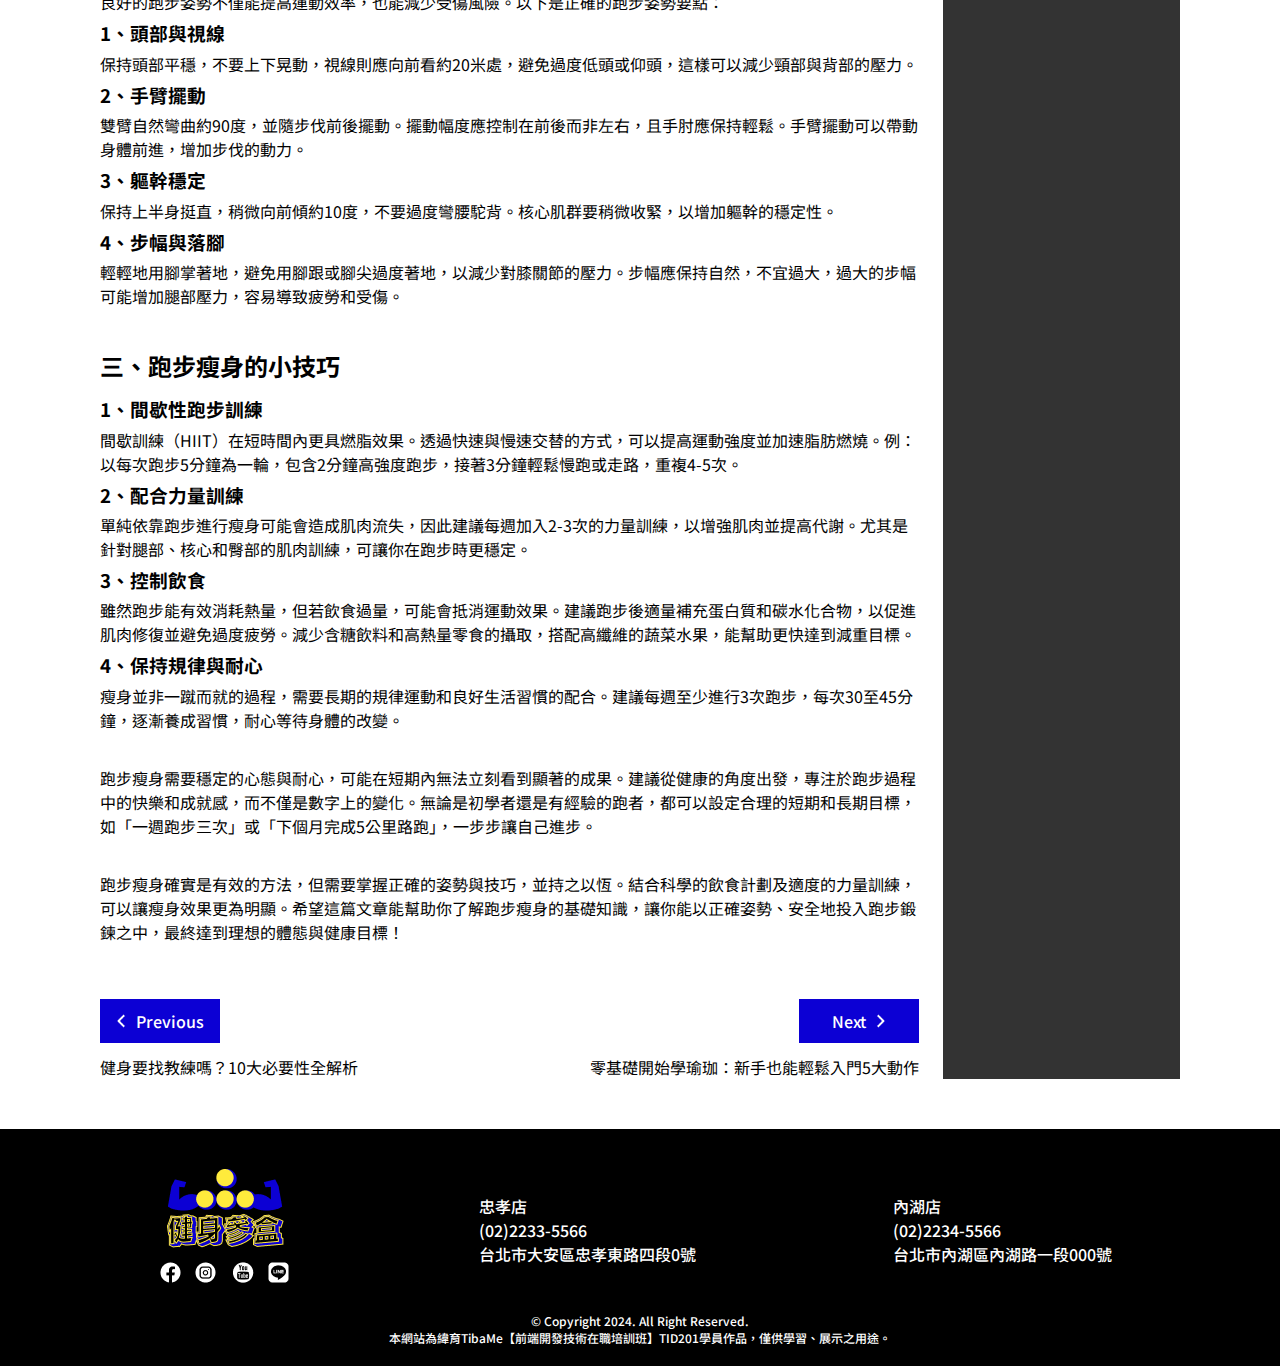
<file: news.html>
<!DOCTYPE html>
<html lang="en">
<head>
    <meta charset="UTF-8">
    <meta name="viewport" content="width=device-width, initial-scale=1.0">
    <meta name="description" content="健身房首選Be Strong">
    <title>最新消息</title>

    <link rel="stylesheet" href="./css/style.css">
    <link rel="stylesheet" href="./css/news.css">

    <script src="./js/scripts.js"></script>
    <script src="./js/top.scripts.js"></script>
    <script src="https://cdnjs.cloudflare.com/ajax/libs/jquery/3.7.1/jquery.min.js"></script>
    
    <!-- 引入 font-awesome -->
    <!-- <link rel="stylesheet" href="https://cdnjs.cloudflare.com/ajax/libs/font-awesome/6.0.0-beta3/css/all.min.css"> -->
    <link rel="stylesheet" href="https://cdnjs.cloudflare.com/ajax/libs/font-awesome/4.7.0/css/font-awesome.min.css">
    
    <!-- 引入 Google Font 字體 : Noto Sans TC, Noto Serif TC, Roboto -->
    <link rel="preconnect" href="https://fonts.googleapis.com">
    <link rel="preconnect" href="https://fonts.gstatic.com" crossorigin>
    <link href="https://fonts.googleapis.com/css2?family=Noto+Sans+TC:wght@100..900&family=Noto+Serif+TC:wght@200..900&family=Roboto:ital,wght@0,300;0,400;0,500;0,700;0,900;1,300;1,400;1,500;1,700;1,900&display=swap" rel="stylesheet">


</head>
<body>
    <header>
        <div class="menu flex">
            <div class="logo"><a href="./index.html"><img src="./img/logo_mb.png" alt=""></a></div>
                <nav>
                    <ul class="navlist flex">
                        <li><a href="./about.html">關於我們</a></li>
                        <li><a href="./article.html">最新消息</a></li>
                        <li><a href="./course.html">課程一覽</a></li>
                        <li><a href="./location.html">門市據點</a></li>
                        <li><a href="./faq.html">常見問題</a></li>
                        <li><a href="./reserve.html">預約體驗</a></li>
                    </ul>
                </nav>
                <div class="hamburger">
                    <span></span>
                    <span></span>
                    <span></span>
                </div>
            </div>
        </div>
    </header>

    <div class="page-banner page-banner-news flex">
        <h1>最新消息</h1>
    </div>

    <div class="breadcrumbList">
        <div class="breadcrumb-container">
          <ul class="breadcrumb flex spaceing-g8">
            <li><i class="fa fa-home fa-lg"></i></li>
            <li><a href="./index.html">首頁</a></li>
            <li><i class="fa fa-chevron-right"></i></li>
            <li><a href="/article.html">最新消息</a></li>
            <li><i class="fa fa-chevron-right"></i></li>
            <li>跑步瘦身有用嗎？教你正確的跑步姿勢與祕訣！</li>
          </ul>
        </div>
    </div>
    
    <section class="news-post">
        <div class="new-content flex spaceing-g24">
            <div class="main-article-post">
                <div class="post-content flex spaceing-g24">
                    <div class="post-img"><img src="./img/artcle-img-01.jpg" alt=""></div>
                    <div class="article-addition flex">
                        <p class="article-category">健身知識</p>
                        <p class="article-time">2024-09-05</p>
                    </div>
                    <h1 class="article-title">跑步瘦身有用嗎？教你正確的跑步姿勢與祕訣！</h1>
                    <div class="article-paragraph">跑步作為一種簡單且容易上手的運動，已成為許多人瘦身、增強體能的首選。這篇文章將帶你深入了解跑步瘦身的科學依據，並介紹如何正確的跑步姿勢及實用的跑步小技巧，讓你在瘦身的路上事半功倍。</div>
                    <div class="article-paragraph">
                        <h2>一、跑步瘦身的科學基礎</h2>
                        <h3>1、熱量消耗與卡路里赤字</h3>
                        <p>瘦身的核心在於熱量赤字，即每天消耗的熱量多於攝入的熱量。跑步屬於有氧運動，能幫助增加日常熱量消耗，進而促進脂肪燃燒。根據不同的體重、跑步速度及強度，跑步每小時可以消耗約300至600大卡，這樣的消耗對於減重的人來說十分有幫助。</p>
                        <h3>2、提高基礎代謝率</h3>
                        <p>經常進行跑步訓練還能提升基礎代謝率（BMR）。當身體習慣有規律的跑步訓練後，即使在休息狀態下也能消耗更多的熱量。這表示，透過規律的跑步可以讓你的身體自動燃燒更多脂肪，幫助保持理想體重。</p>
                        <h3>3、燃脂心率範圍</h3>
                        <p>想透過跑步更有效地燃燒脂肪，建議維持在60-70%最大心率的範圍內。這時候，身體以脂肪作為主要能量來源，效果最佳。可以用公式「220 - 年齡」計算自己的最大心率，再依此範圍設定跑步強度。</p>
                    </div>
                    <div class="article-paragraph">
                        <h2>二、正確的跑步姿勢</h2>
                        <p>良好的跑步姿勢不僅能提高運動效率，也能減少受傷風險。以下是正確的跑步姿勢要點：</p>
                        <h3>1、頭部與視線</h3>
                        <p>保持頭部平穩，不要上下晃動，視線則應向前看約20米處，避免過度低頭或仰頭，這樣可以減少頸部與背部的壓力。</p>
                        <h3>2、手臂擺動</h3>
                        <p>雙臂自然彎曲約90度，並隨步伐前後擺動。擺動幅度應控制在前後而非左右，且手肘應保持輕鬆。手臂擺動可以帶動身體前進，增加步伐的動力。</p>
                        <h3>3、軀幹穩定</h3>
                        <p>保持上半身挺直，稍微向前傾約10度，不要過度彎腰駝背。核心肌群要稍微收緊，以增加軀幹的穩定性。</p>
                        <h3>4、步幅與落腳</h3>
                        <p>輕輕地用腳掌著地，避免用腳跟或腳尖過度著地，以減少對膝關節的壓力。步幅應保持自然，不宜過大，過大的步幅可能增加腿部壓力，容易導致疲勞和受傷。</p>
                    </div>
                    <div class="article-paragraph">
                        <h2>三、跑步瘦身的小技巧</h2>
                        <h3>1、間歇性跑步訓練</h3>
                        <p>間歇訓練（HIIT）在短時間內更具燃脂效果。透過快速與慢速交替的方式，可以提高運動強度並加速脂肪燃燒。例：以每次跑步5分鐘為一輪，包含2分鐘高強度跑步，接著3分鐘輕鬆慢跑或走路，重複4-5次。</p>
                        <h3>2、配合力量訓練</h3>
                        <p>單純依靠跑步進行瘦身可能會造成肌肉流失，因此建議每週加入2-3次的力量訓練，以增強肌肉並提高代謝。尤其是針對腿部、核心和臀部的肌肉訓練，可讓你在跑步時更穩定。</p>
                        <h3>3、控制飲食</h3>
                        <p>雖然跑步能有效消耗熱量，但若飲食過量，可能會抵消運動效果。建議跑步後適量補充蛋白質和碳水化合物，以促進肌肉修復並避免過度疲勞。減少含糖飲料和高熱量零食的攝取，搭配高纖維的蔬菜水果，能幫助更快達到減重目標。</p>
                        <h3>4、保持規律與耐心</h3>
                        <p>瘦身並非一蹴而就的過程，需要長期的規律運動和良好生活習慣的配合。建議每週至少進行3次跑步，每次30至45分鐘，逐漸養成習慣，耐心等待身體的改變。</p>
                    </div>
                    <div class="article-paragraph">跑步瘦身需要穩定的心態與耐心，可能在短期內無法立刻看到顯著的成果。建議從健康的角度出發，專注於跑步過程中的快樂和成就感，而不僅是數字上的變化。無論是初學者還是有經驗的跑者，都可以設定合理的短期和長期目標，如「一週跑步三次」或「下個月完成5公里路跑」，一步步讓自己進步。</div>
                    <div class="article-paragraph">跑步瘦身確實是有效的方法，但需要掌握正確的姿勢與技巧，並持之以恆。結合科學的飲食計劃及適度的力量訓練，可以讓瘦身效果更為明顯。希望這篇文章能幫助你了解跑步瘦身的基礎知識，讓你能以正確姿勢、安全地投入跑步鍛鍊之中，最終達到理想的體態與健康目標！</div>
                </div>
                <div class="read-more flex spaceing-g12">
                    <div class="previous flex spaceing-g12">
                        <div class="btn-further flex spaceing-g8">
                            <img class="rotate-180" src="./img/icon-arrow-white.png" alt=""  width="12">
                            <p>Previous</p>
                        </div>
                        <div class="previous-name">健身要找教練嗎？10大必要性全解析</div>
                    </div>
                    <div class="next flex spaceing-g12">
                        <div class="btn-further flex spaceing-g8">
                            <p>Next</p>
                            <img src="./img/icon-arrow-white.png" alt=""  width="12">
                        </div>
                        <div class="previous-name">零基礎開始學瑜珈：新手也能輕鬆入門5大動作</div>
                    </div>
                </div>
            </div>

            <div class="aside">
                <div class="search-box">
                    <input type="text" class="search-input" placeholder="search">
                  </div>
                <div class="aside-title">分類</div>
                <div class="category-text flex">
                    <div class="category-title">場館公告</div>
                    <div class="category-num">13</div>
                </div>
                <hr>
                <div class="category-text flex">
                    <div class="category-title">健身知識</div>
                    <div class="category-num">21</div>
                </div>
                <hr>
            </div>
        </div>
    </section>

    <footer>
        <div class="footer-info">
            <div class="brand flex">
                <div class="logo-footer"><img src="./img/logo_mb.png" alt=""></div>
                <div class="social-icon flex">
                    <a href="https://www.facebook.com/" target="_blank"><img src="./img/icon-fb.png" alt=""></a>
                    <a href="https://www.instagram.com/" target="_blank"><img src="./img/icon-ig.png" alt=""></a>
                    <a href="https://www.youtube.com/" target="_blank"><img src="./img/icon-YT.png" alt=""></a>
                    <a href="https://lin.ee/ceg9Juq" target="_blank"><img src="./img/icon-LINE.png" alt=""></a>
                </div>
            </div>
            <div class="store-1">
                <p>忠孝店</p>
                <p>(02)2233-5566</p>
                <p>台北市大安區忠孝東路四段0號</p>
            </div>
            <div class="store-1">
                <p>內湖店</p>
                <p>(02)2234-5566</p>
                <p>台北市內湖區內湖路一段000號</p>
            </div>
        </div>
        <div class="copyright">
            <p>© Copyright 2024. All Right Reserved.</p>
            <p>本網站為緯育TibaMe【前端開發技術在職培訓班】TID201學員作品，僅供學習、展示之用途。</p>
        </div>
    </footer>
    
    <script>
        const hamburger = document.querySelector(".hamburger");
        const navlist = document.querySelector(".navlist");
        hamburger.addEventListener("click", () => {
          hamburger.classList.toggle("active");
          navlist.classList.toggle("active");
        });
    </script>
</body>
</html>
</file>
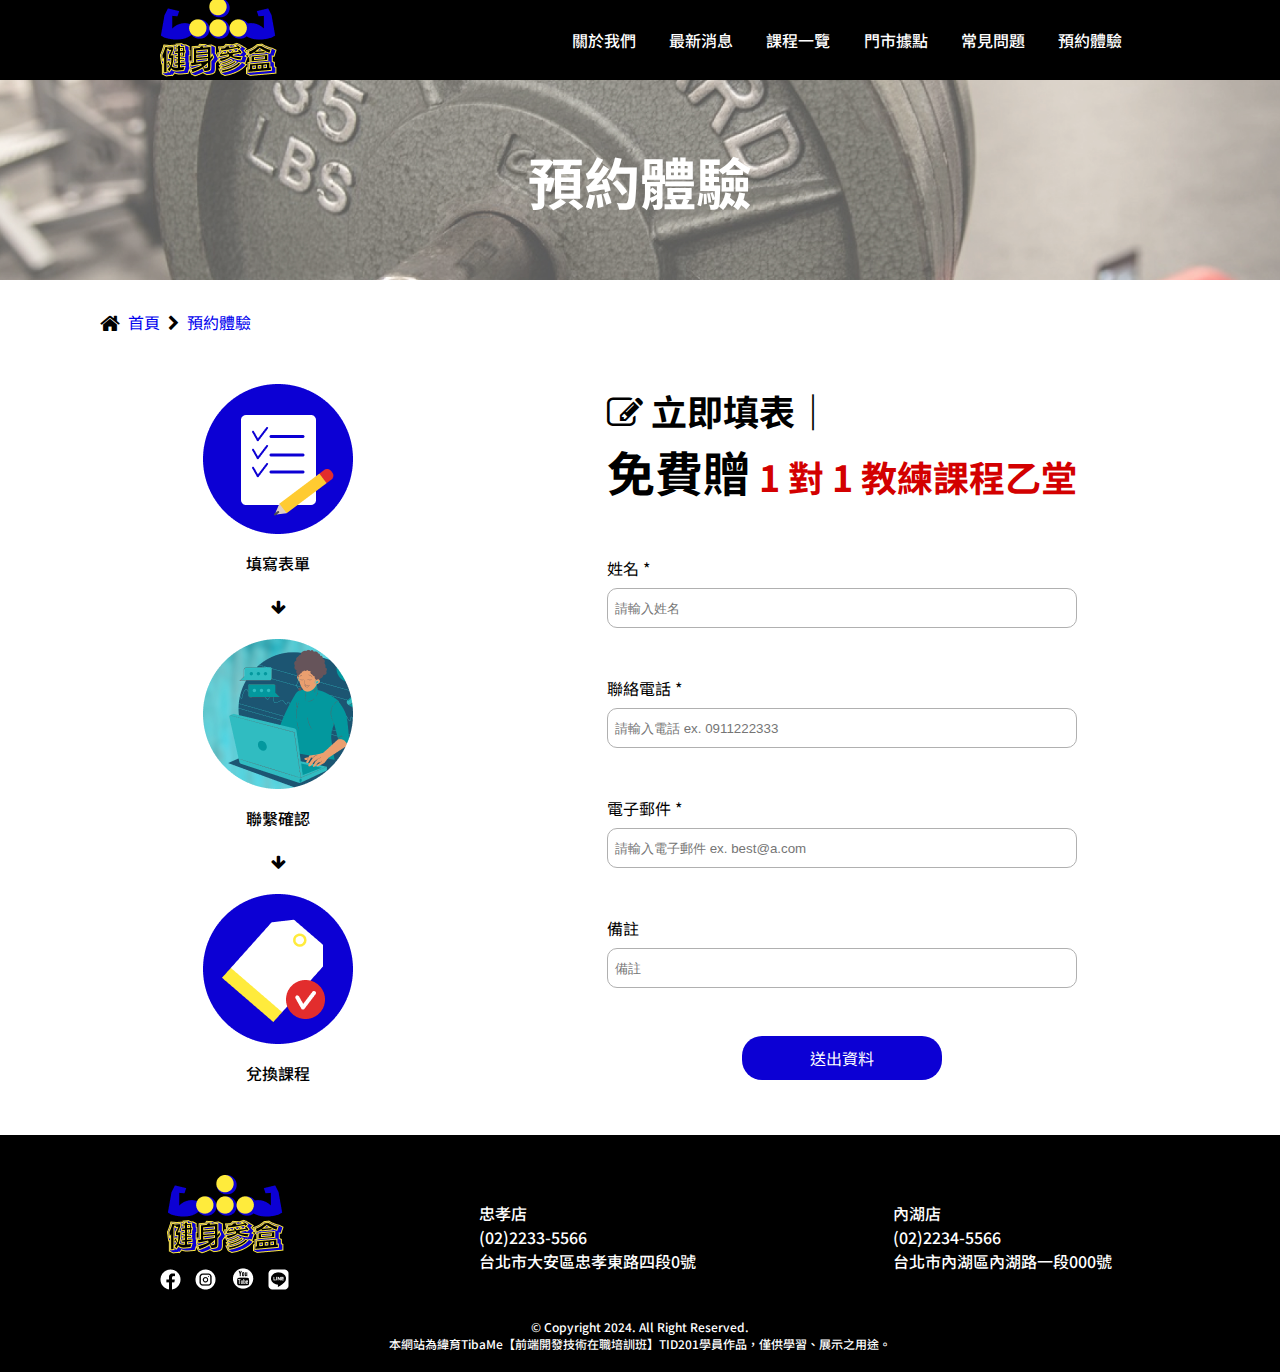
<file: reserve.html>
<!DOCTYPE html>
<html lang="en">
<head>
    <meta charset="UTF-8">
    <meta name="viewport" content="width=device-width, initial-scale=1.0">
    <meta name="description" content="健身房首選Be Strong">
    <title>預約體驗</title>

    <link rel="stylesheet" href="./css/style.css">
    <link rel="stylesheet" href="./css/reserve.css">

    <script src="./js/scripts.js"></script>
    <script src="./js/top.scripts.js"></script>
    <script src="https://cdnjs.cloudflare.com/ajax/libs/jquery/3.7.1/jquery.min.js"></script>

    <!-- 引入 font-awesome -->
    <!-- <link rel="stylesheet" href="https://cdnjs.cloudflare.com/ajax/libs/font-awesome/6.0.0-beta3/css/all.min.css"> -->
    <link rel="stylesheet" href="https://cdnjs.cloudflare.com/ajax/libs/font-awesome/4.7.0/css/font-awesome.min.css">
    

    <!-- 引入 Google Font 字體 : Noto Sans TC, Noto Serif TC, Roboto -->
    <link rel="preconnect" href="https://fonts.googleapis.com">
    <link rel="preconnect" href="https://fonts.gstatic.com" crossorigin>
    <link href="https://fonts.googleapis.com/css2?family=Noto+Sans+TC:wght@100..900&family=Noto+Serif+TC:wght@200..900&family=Roboto:ital,wght@0,300;0,400;0,500;0,700;0,900;1,300;1,400;1,500;1,700;1,900&display=swap" rel="stylesheet">

</head>
<body>
    <header>
        <div class="menu flex">
            <div class="logo"><a href="./index.html"><img src="./img/logo_mb.png" alt=""></a></div>
                <nav>
                    <ul class="navlist flex">
                        <li><a href="./about.html">關於我們</a></li>
                        <li><a href="./article.html">最新消息</a></li>
                        <li><a href="./course.html">課程一覽</a></li>
                        <li><a href="./location.html">門市據點</a></li>
                        <li><a href="./faq.html">常見問題</a></li>
                        <li><a href="./reserve.html">預約體驗</a></li>
                    </ul>
                </nav>
                <div class="hamburger">
                    <span></span>
                    <span></span>
                    <span></span>
                </div>
            </div>
        </div>
    </header>

    <div class="page-banner page-banner-reserve flex">
        <h1>預約體驗</h1>
    </div>

    <div class="breadcrumbList">
        <div class="breadcrumb-container">
          <ul class="breadcrumb flex spaceing-g8">
            <li><i class="fa fa-home fa-lg"></i></li>
            <li><a href="./index.html">首頁</a></li>
            <li><i class="fa fa-chevron-right"></i></li>
            <li><a href="#">預約體驗</a></li>
          </ul>
        </div>
    </div>

    <section class="form-container">
        <div class="form-area flex spaceing-g48">
            <div class="form-sop">
                <div class="sop-step flex spaceing-g24">
                    <div class="sop-step-text flex spaceing-g12">
                        <div class="sop-img"><img src="./img/form-sop-img01.png" alt=""></div>
                        <p>填寫表單</p>
                    </div>
                    <i class="fa fa-arrow-down"></i>
                    <div class="sop-step-text flex spaceing-g12">
                        <div class="sop-img"><img src="./img/form-sop-img02.png" alt=""></div>
                        <p>聯繫確認</p>
                    </div>
                    <i class="fa fa-arrow-down"></i>
                    <div class="sop-step-text flex spaceing-g12">
                        <div class="sop-img"><img src="./img/form-sop-img03.png" alt=""></div>
                        <p>兌換課程</p>
                    </div>
                </div>
            </div>

            <div class="form">
                <h2 class="form-title"><i class="fa fa-pencil-square-o"></i> 立即填表｜<br><span class="mark-big">免費贈</span> <span class="mark-red">1 對 1 教練課程乙堂</span></h2>
                <div class="form-content flex spaceing-g48">
                    <div class="form-text flex spaceing-g8">
                        <label for="name">姓名 *</label>
                        <input type="text" id="name" placeholder="請輸入姓名" />
                    </div>
                    <div class="form-text flex spaceing-g8">
                        <label for="phone-number">聯絡電話 *</label>
                        <input type="text" id="phone-number" placeholder="請輸入電話 ex. 0911222333" />
                    </div>
                    <div class="form-text flex spaceing-g8">
                        <label for="email">電子郵件 *</label>
                        <input type="text" id="email" placeholder="請輸入電子郵件 ex. best@a.com" />
                    </div>
                    <div class="form-text flex spaceing-g8">
                        <label for="remark">備註</label>
                        <input type="text" id="remark" placeholder="備註" />
                    </div>
                    <div class="send">
                        <div class="btn-send btn-send-default">送出資料</div>
                    </div>
                </div>
            </div>
        </div>
    </section>






    <footer>
        <div class="footer-info">
            <div class="brand flex">
                <div class="logo-footer"><img src="./img/logo_mb.png" alt=""></div>
                <div class="social-icon flex">
                    <a href="https://www.facebook.com/" target="_blank"><img src="./img/icon-fb.png" alt=""></a>
                    <a href="https://www.instagram.com/" target="_blank"><img src="./img/icon-ig.png" alt=""></a>
                    <a href="https://www.youtube.com/" target="_blank"><img src="./img/icon-YT.png" alt=""></a>
                    <a href="https://lin.ee/ceg9Juq" target="_blank"><img src="./img/icon-LINE.png" alt=""></a>
                </div>
            </div>
            <div class="store-1">
                <p>忠孝店</p>
                <p>(02)2233-5566</p>
                <p>台北市大安區忠孝東路四段0號</p>
            </div>
            <div class="store-1">
                <p>內湖店</p>
                <p>(02)2234-5566</p>
                <p>台北市內湖區內湖路一段000號</p>
            </div>
        </div>
        <div class="copyright">
            <p>© Copyright 2024. All Right Reserved.</p>
            <p>本網站為緯育TibaMe【前端開發技術在職培訓班】TID201學員作品，僅供學習、展示之用途。</p>
        </div>
    </footer>

    <script>
        const hamburger = document.querySelector(".hamburger");
        const navlist = document.querySelector(".navlist");
        hamburger.addEventListener("click", () => {
          hamburger.classList.toggle("active");
          navlist.classList.toggle("active");
        });
    </script>
</body>
</html>
</file>
<file: css/style.css>
/* 共用 */

*{
    box-sizing: border-box;
}

body, div, h1, h2, h3, p, ul, li{
    margin: 0;
    padding: 0;
    font-family: 'Noto Sans TC','Noto Serif TC','Roboto'; /* 使用 Google Fonts 引入的字體 */
}

h1, h2, h3{
    font-family: "Noto Sans TC";
    font-style: normal;
    font-weight: 700;
}

p{
    font-family: "Noto Sans TC";
    font-style: normal; 
    font-weight: 500;
}

section{
    margin: 50px 0px;
}

.left{
    float: left;
}
.right{
    float: right;
}
.clear{
    clear: both;
}

.hidden{
    display: none;
}

.spaceing-g8{
    gap: 8px;
}

.spaceing-g12{
    gap: 12px;
}

.spaceing-g24{
    gap: 24px;
}

.spaceing-g36{
    gap: 36px;
}

.spaceing-g48{
    gap: 48px;
}

.flex{
    display: flex;
    justify-content: space-between;
}

.rotate-90{
    transform: rotate(90deg);
}
.rotate-180{
    transform: rotate(180deg);
}

img{
    max-width: 100%;
    height: auto;
}

/* header 導覽列選單 */
header{
    position: sticky;
    top: 0;
    background-color: #000;
    opacity: 1;
    z-index: 999;
}

.menu{
    width: 100%;
    height: 80px;
    max-width: 1024px;
    align-items: center;
    margin: auto;
    padding: 0 30px;
}

nav{
    width: 550px;
}

ul{
    list-style: none;
    justify-content: space-around;
}

nav ul li{
    font-size: 16px;
    font-weight: 500;
}
nav ul li a{
    color:#FFF;
    text-decoration: none;
}

nav ul li:hover{
    color: #FFF;
    transform: scale(1.06)
}

nav ul li a:hover{
    color: #FFEB3C;
    text-decoration: none;
}

/* 漢堡選單 */
.hamburger {
    display: none;
    flex-direction: column;
 }

.hamburger span{
    width: 20px;
    height: 2px;
    background-color: #FFF;
    margin: 2px 0;
    transform-origin: left;
    cursor: pointer;
    transition: .3s ease;
}

.hamburger.active span:nth-child(1){
    transform: rotate(45deg);
}
.hamburger.active span:nth-child(2){
    opacity: 0;
}
.hamburger.active span:nth-child(3){
    transform: rotate(-45deg);
}


/* 各頁面banner區塊 */
.page-banner{
    width: 100%;
    margin: auto;
    height: 200px;
    flex-direction: column;
    justify-content: center;
    align-items: center;
    }

.page-banner > h1{
    font-size: 56px;
    font-weight: 700;
    color:#FFF;
}


/* breadcrumb麵包屑區塊 */
.breadcrumbList{
    width: 100%;
    margin-top: 30px;
}
.breadcrumb-container{
    max-width: 1080px;
    margin: auto;
}
.breadcrumb{
    justify-content: flex-start;
    align-items: center;
}
.breadcrumb li a{
    text-decoration: none;
}

/* gotop按鈕 */
/* .goTopBtn {
    display: none; 
    position: fixed;
    bottom: 30px;
    right: 30px;
    z-index: 99;
    font-size: 18px;
    border: none;
    outline: none;
    background-color: #0C00D4;
    color: #FFF;
    cursor: pointer;
    padding: 15px;
    border-radius: 4px;
  }
  
  .goTopBtn:hover {
    background-color: #FFEB3C;
    color: #000;
  } */
  


/* footer頁尾區塊 */
footer{
    width: 100%;
    background-color: #000;
    padding: 20px 0px;
}
.brand{
    flex-direction: column;
    align-items: center;
    gap: 5px;
}
.social-icon{
    align-items: center;
    gap: 10px;
    align-self: stretch;
}
.footer-info{
    max-width: 1024px;
    display: flex;
    justify-content: space-between;
    align-items: center;
    margin: auto;
    padding: 20px 30px;
    color:#FFF;
}
.store-1{
    margin: 10px;
}
.copyright{
    font-size: 12px;
    text-align: center;
    color: #FFF;
    margin: 0px 20px;
}



/* 手機斷點: 漢堡選單 */
@media screen and (max-width:768px) {
    .hamburger {
        display: flex;
    } 
    .navlist {
        flex-direction: column;
        position: absolute;
        width: 100%;
        height:calc(100vh - 80px);
        /* 要減去nav的高度 */
        top: 80px;
        left: 0;
        background-color: #393939;
        display: none;
        /* 手機選單要消失 */
        justify-content: center;
        align-items: center;
    }
    .navlist.active {
        display: flex;
        /* 按下去之後選單要出現 */
    }
    .navlist li {
        margin: 20px;
    }
}

/* 響應式: 選單header
@media screen and (max-width : 768px) {
    nav{
        display: none;
    }
    .mobile-menu{
        display: block;
    }
    .mobile-menu ul{
        justify-content: flex-end;
    }   
} */

/* 響應式: 麵包屑*/
@media screen and (max-width : 1024px) {
    .breadcrumb-container{
        margin: 0px 20px;
        display: flex;
    }
    .breadcrumb{
        justify-content: flex-start;
        flex-wrap: wrap;
    }

}

/* 響應式: 頁尾footer */
@media screen and (max-width : 768px) {
    .footer-info{
        flex-direction: column;
        margin: 0px 30px;
    }
    .copyright{
        margin: 0px 30px;
    }
}
</file>
<file: css/about.css>
.page-banner-about{
    background-image: url(../img/about-banner.jpg);
    background-size: cover;
    background-position: center;
    /* opacity: 0.8; */
}
.about-content{
    width: 100%;
}
.about-main{
    max-width: 1080px;
    margin: auto;
    margin-bottom: 48px;
}
.about-paragraph{
    width: 400px;
    text-align: justify;
}
.about-paragraph p{
    font-size: 20px;
    margin-bottom: 20px;
}
.about-title{
    flex-direction: column;
    align-items: flex-start;
}
.about-title > h2{
    font-size: 48px;
}
.about-title > p{
    margin-top: 30px;
}

.about-img {
    margin: auto;
    align-items: center;
}

.about-img-left{
    flex-direction: column;
    align-self: stretch;
    gap: 32px;
}


.about-item{
    display: flex;
    flex-direction: column;
    flex-shrink: 0;
    margin-top: 30px;
}

.about-item-text{
    text-align: center;
    flex: 1 1;
}
.about-item-title{
    font-size: 24px;
    color: #FFF;
    background-color: #0C00D4;
}

.about-item-text .about-number{
    font-size: 56px;
}

/* 響應式: 主文圖片區塊 */
@media screen and (max-width : 1024px) {
    .about-main{
        width: 100%;
        padding: 0 20px;
    }
}

/* 響應式: 主文圖片區塊 */
@media screen and (max-width : 768px) {
    .about-main{
        flex-wrap: wrap;
    }
    .about-item{
        width: 100%;
    }
    .about-paragraph{
        width: 100%;
    }
    .about-title > h2{
        font-size: 36px;
    }
    .about-item-text .about-number{
        font-size: 48px;
    }
}

/* 響應式: 主文圖片區塊 */
@media screen and (max-width : 425px) {
    .about-img{
        flex-direction: column;
    }
}
</file>
<file: css/article.css>
.page-banner-article{
    background-image: url(../img/news-banner.jpg);
    background-size: cover;
    background-position: center;
    /* opacity: 0.8; */
}

/* 文章分類 */
.category-list{
    width: 100%;
}
.category-item{
    max-width: 1080px;
    margin: auto;
    justify-content: center;
}
.btn-category{
    color: #FFF;
    background-color: #0C00D4;
    padding: 8px 30px;
    cursor: pointer;
}
.btn-category:hover{
    color: #000;
    background-color: #FFEB3C;
    padding: 8px 30px;
}

/* 文章列表 */
.article-main{
    width: 100%;
}
.article-main-list{
    width: 100%;
    max-width: 1080px;
    margin: auto;
    flex-wrap: wrap;
}

.article-info{
    width: 480px;
    flex-direction: column;
    cursor: pointer;
}

.article-addition .article-category{
    color:#FFF;
    background-color: #0C00D4;
    padding: 5px 10px;
}

.article-title{
    font-size: 24px;
}

/* 頁數切換 */
.page-box{
    width: 100%;
}
.page-box-list{
    align-items: center;
    justify-content: center;
}
.btn-page-number{
    width: 48px;
    height: 48px;
    border-radius: 8px;
    display: flex;
    flex-direction: column;
    justify-content: center;
    align-items: center;
    cursor: pointer;
}
.btn-page-number-clicked, .btn-page-number-none:hover{
    color: #FFF;
    background-color: #888888;
    border: 1px solid #888888;
}
.btn-page-number-none{
    color: #888888;
    border: 1px solid #B0B0B0;
}

/* 響應式: 主軸(1024) */
@media screen and (max-width : 1024px) {
    .article-info{
        padding: 0 20px;
    }

}

/* 響應式: 主軸(995) */
@media screen and (max-width : 995px) {
    .article-main-list{
        margin: auto;
        align-items: center;
        justify-content: center;
    }

}
</file>
<file: css/course.css>
.page-banner-course{
    background-image: url(../img/course-banner.jpg);
    background-size: cover;
    background-position: center;
    /* opacity: 0.8; */
    
}


hr{
    width: 80%;
    border: 1px solid #000;
}

.foreword > h2{
    text-align: center;
    line-height: 64px;
    font-size: 36px;
    font-family: 'Noto Serif TC';
}


/* 課程列表 */
.course-main{
    width: 100%;
}

.course-item-list{
    max-width: 1080px;
    margin: auto;
    flex-direction: column;
}

.course-item{
    margin-bottom: 20px;
}


.course-text{
    display: flex;
    flex: 2;
    flex-direction: column;
    justify-content: center;
}

.course-text > h2{
    font-size: 36px;
}

.course-text > p{
    line-height: 2;
    text-align: justify;
}

.btn-course{
    justify-content: flex-end;
}

.btn-course-reserve{
    width: 220px;
    height: 50px;
    color: #fff;
    background-color: #0C00D4;
    border-radius: 10px;
    display: flex;
    justify-content: center;
    align-items: center;
    text-decoration: none;
}
.btn-course-reserve:hover{
    width: 220px;
    height: 50px;
    color: #000;
    background-color: #FFEB3C;
    border-radius: 10px;
    display: flex;
    justify-content: center;
    align-items: center;
}


/* 響應式: 主軸(1024) */
@media screen and (max-width : 1024px) {
    .course-item-list{
        margin: 0px 20px;
    }

    .course-item{
        justify-content: center;
        flex-wrap: wrap;
        margin-bottom: 20px;
        gap: 32px;
    }

    .course-item-re{
        flex-wrap: wrap-reverse;
    }
}

/* 響應式: 主軸(768) */
@media screen and (max-width : 768px) {
    .course-text > h2{
        text-align: center;
    }
    .btn-course{
        justify-content: center;
    }
}






/* ---------以下為未完成課表---------- */
.curriculum{
    width: 100%;
}
.curriculum-list{
    max-width: 1080px;
    margin: auto;
    margin-bottom: 50px;
}

.curriculum-name{
    align-items: center;
}

.curriculum-name > h2{
    font-size: 32px;
}

.curriculum-month-select{
    color: #fff;
    background-color: #0C00D4;
    padding: 5px 20px;
    
}

.curriculum-week-select{
    align-items: center;
}

.curriculum-table{
    max-width: 1080px;
    margin: auto;
}


table {
    width: 100%;
    letter-spacing: 1px;
    border-spacing: 10px;
    text-align: center;
    
}

td,th {
    padding: 30px 0px;
    border: 1px solid #D9D9D9;
}

th {
    background-color: rgb(235, 235, 235);
}
.week-list{
    color:#000;
    background-color: #D6D6D6;
}
</file>
<file: css/location.css>
.page-banner-location{
    background-image: url(../img/location-banner.jpg);
    background-size: cover;
    background-position: center;
    /* opacity: 0.8; */
}
.location-info{
    max-width: 1080px;
    margin: auto;
}

.location-img{
    flex-direction: column;
}

.location-img-bottom {
    flex: 1 1 33%;
}

.location-main{
    width: 500px;
}

.location-name{
    margin-bottom: 30px;
    justify-content: flex-start;
}
.location-name > p{
    color: #FFF;
    background-color: #0C00D4;
    padding: 5px 20px;
}
.location-text{
    flex-direction: column;
}


/* 響應式: 場館資訊*/
@media screen and (max-width : 1024px) {
    .location-info{
        margin: 0 20px;
        flex-wrap: wrap;
        justify-content: center
    }
}

/* 響應式: 場館資訊*/
/* @media screen and (max-width : 768px) {
    .location-info{

    }
} */
</file>
<file: css/news.css>
.page-banner-news{
    background-image: url(../img/news-banner.jpg);
    background-size: cover;
    background-position: center;
    /* opacity: 0.8; */
}
.news-post{
    width: 100%;
}
.new-content{
    margin: auto;
    max-width: 1080px;
}

/* .main-article-post{
    flex: 5;
} */

.post-content{
    max-width: 840px;
    flex-direction: column;
}
.article-addition .article-category{
    color:#FFF;
    background-color: #0C00D4;
    padding: 5px 10px;
}
h1.article-title{
    font-size: 36px;
}

.article-paragraph{
    margin: 5px 0px;
}

.article-paragraph h2,h3{
    line-height: 2;
}

.article-paragraph p{
    font-weight: 400;
}

/* 延伸閱讀 */
.read-more{
    max-width: 840px;
    margin: 50px 0px 0px 0px;

}
.previous{
    flex-direction: column;
    align-items: flex-start;
    align-self: stretch;
    flex: 1;
}
.next{
    flex-direction: column;
    align-items: flex-end;
    align-self: stretch;
    flex: 1;
}

.btn-further{
    width: 120px;
    padding: 10px;
    color: #FFF;
    background-color: #0C00D4;
    justify-content: center;
    align-items: center;
}
.btn-further:hover{
    width: 120px;
    padding: 10px;
    color: #000;
    background-color: #FFEB3C;
    justify-content: center;
    align-items: center;
}
/* .btn-previous{
    width: 170px;
    padding: 10px;
    color: #FFF;
    background-color: #0C00D4;
    justify-content: center;
    align-items: center;
} */
/* .btn-next{
    width: 170px;
    padding: 10px;
    color: #FFF;
    background-color: #0C00D4;
    justify-content: center;
    align-items: center;
} */


/* 側邊欄 */
.aside {
    /* flex: 1; */
    background-color: #333;
    color: #fff;
    padding: 20px;
}

.search-box {
    display: flex;
    align-items: center;
    box-shadow: 0 4px 8px rgba(0, 0, 0, 0.1);
    margin-bottom: 10px;
    }

.search-input {
    padding: 10px;
    border: none;
    border-radius: 5px;
    color: #333;
}

.search-input::placeholder {
color: #aaa;
}

.aside-title{
    font-size: 24px;
    margin: 16px 0px 8px 0px;
}

.category-title{
    font-weight: 500;
}
.category-num{
    font-size: 14px;
    font-weight: 400;
}



/* 響應式: 文章內容*/
@media screen and (max-width : 1024px) {
    .new-content{
        margin: 0px 20px;
    }
}

/* 響應式: 延伸閱讀*/
@media screen and (max-width : 768px) {
    .read-more{
        width: 100%;
    }
    .previous{
        flex-shrink: 1;
        justify-content: flex-start;
    }
    .next{
        flex-shrink: 1;
        
        justify-content: flex-start;
    }
}

/* 響應式: 側邊欄*/
@media screen and (max-width : 768px) {
    .aside {
        display: none;
    }
}
</file>
<file: css/reserve.css>
.page-banner-reserve{
    background-image: url(../img/reserve-banner.jpg);
    background-size: cover;
    background-position: center;
    opacity: 0.8;
}

.form-container{
    width: 100%;
}

.form-area{
    max-width: 1080px;
    margin: auto;
    justify-content: space-around;
    flex-wrap: wrap;
}

.form-sop{
    width: 150px;
}
.sop-step{
    flex-direction: column;
    align-items: center;
}
.sop-step-text{
    flex-direction: column;
    align-items: center;
}

h2.form-title{
    font-size: 36px;
    margin-bottom: 50px;
}
.mark-red{
    color:#d30000;
}
.mark-big{
    font-size: 48px;
}

.form-content{
    flex-direction: column;
}

.form-text{
    flex-direction: column;
}

input{
    height: 40px;
    border-radius: 10px;
    border: 1px solid #B0B0B0;
}
input::placeholder{
    padding-left: 5px;
}

.send{
    display: flex;
    justify-content: center;
    align-items: center;
}
.btn-send{
    width: 200px;
    padding: 10px;
    text-align: center;
    cursor: pointer;
    border-radius: 20px;
}
.btn-send-default{
    background-color: #0C00D4;
    color:#FFF;
}
.btn-send-default:hover{
    background-color: #FFEB3C;
    color:#000;
}

/* 響應式: 標題區塊 */
@media screen and (max-width : 990px) {
    .form{
        margin: 0px 20px;
    }

}
@media screen and (max-width : 450px) {
    .form-content{
        gap: 24px;
    }
    h2.form-title{
        font-size: 24px;
    }
    .mark-big{
        font-size: 28px;
    }
}
</file>
